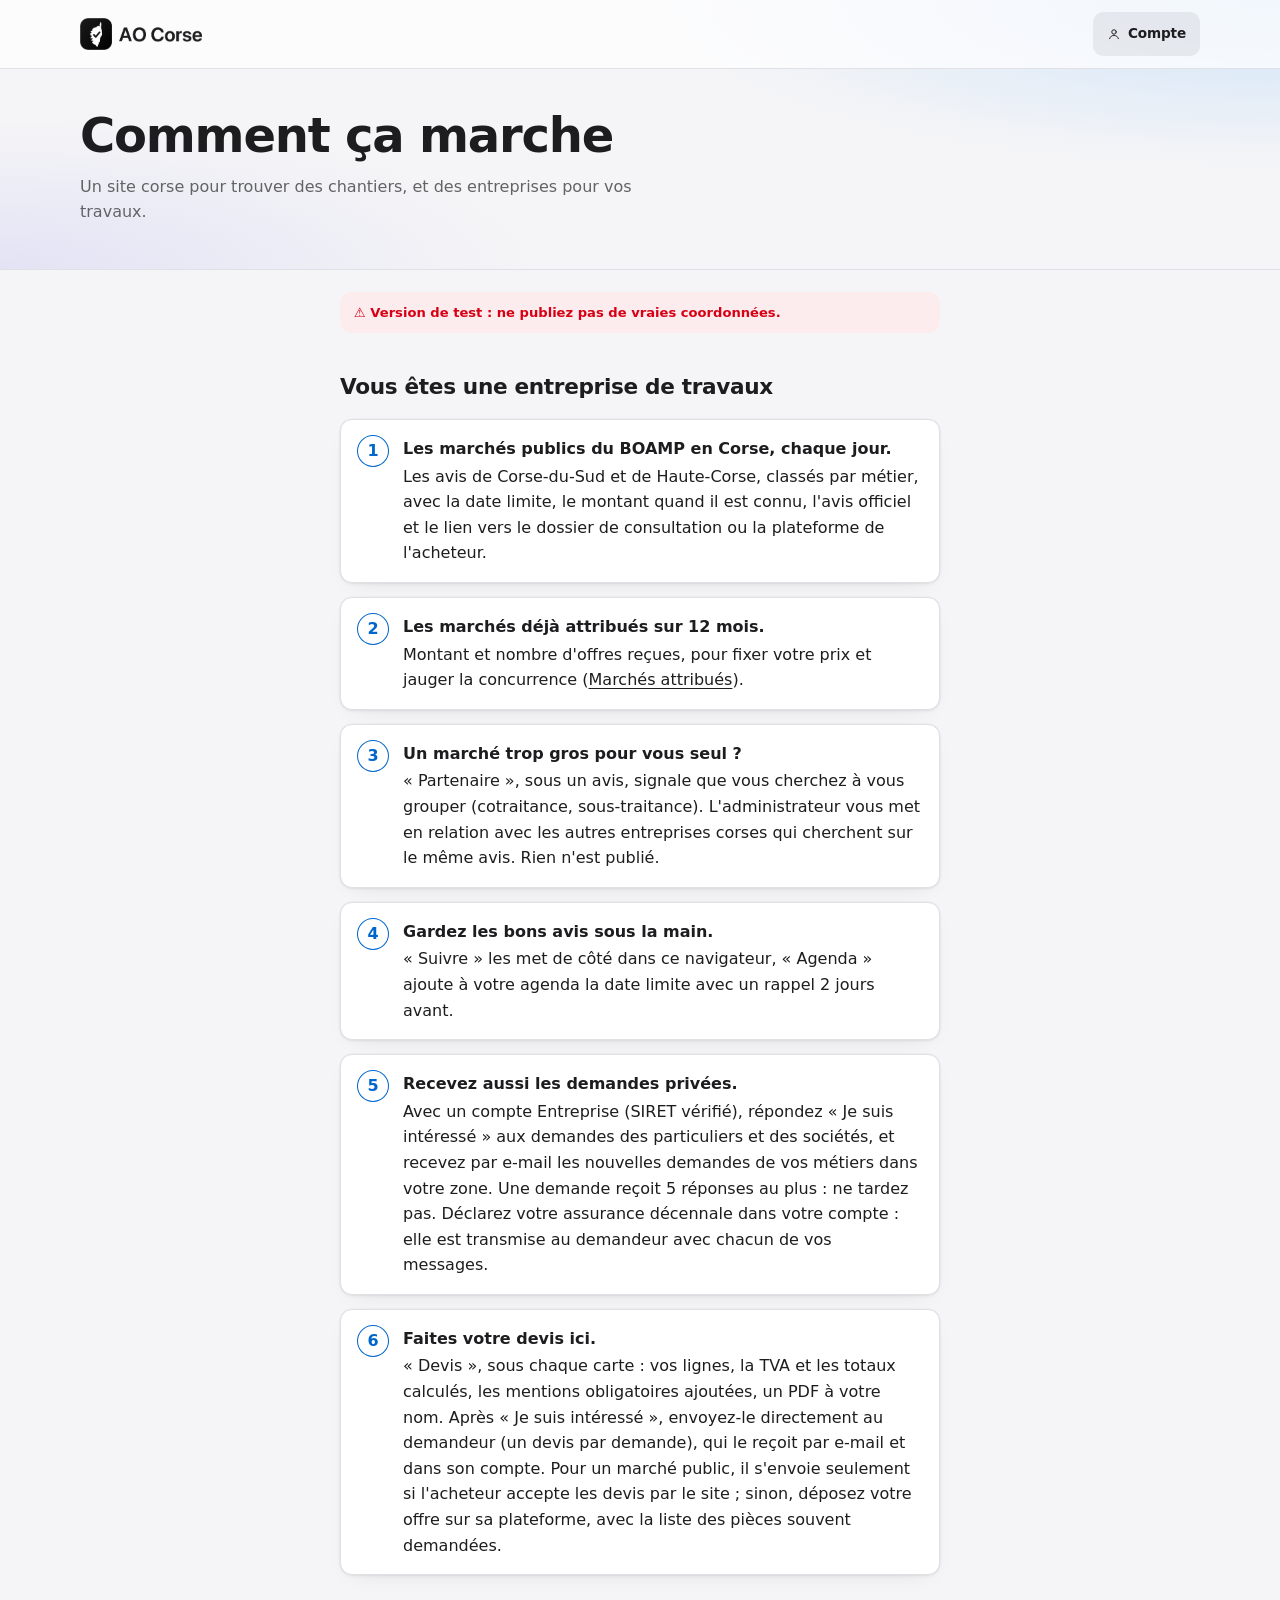
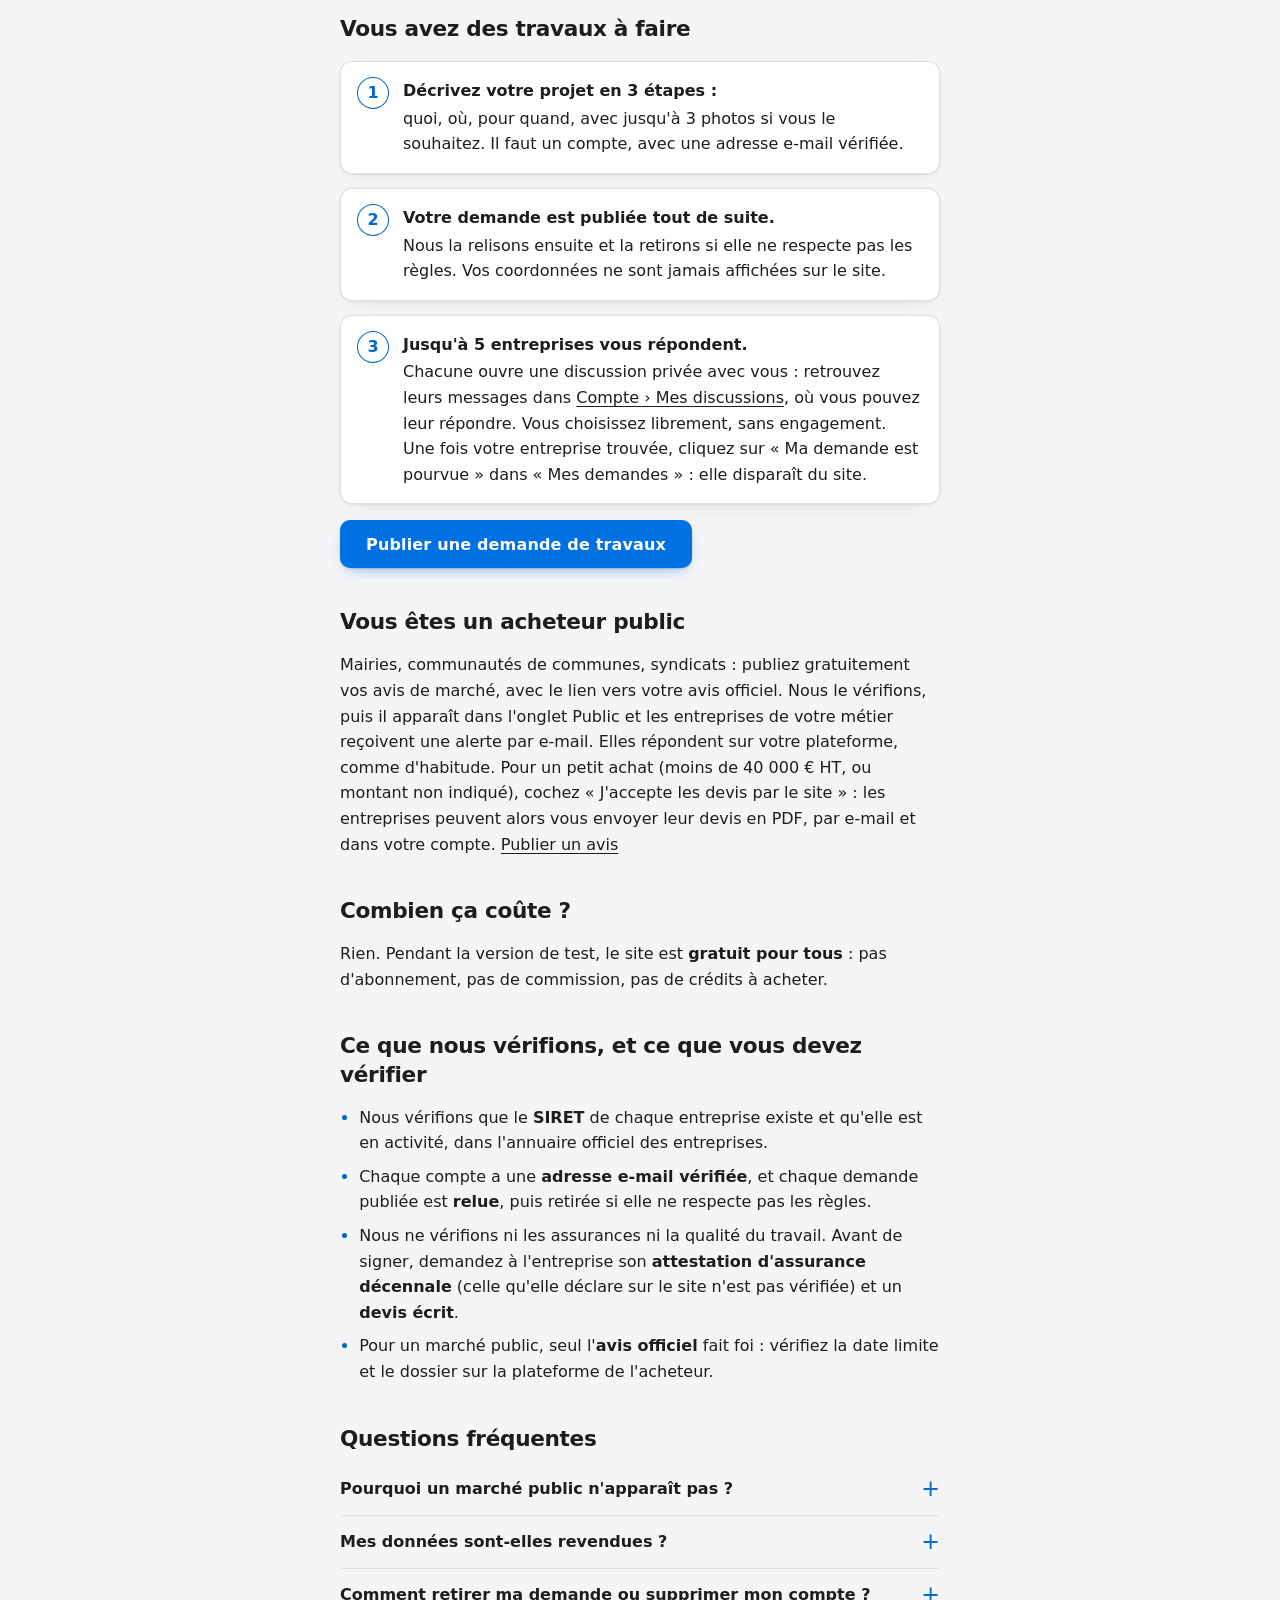
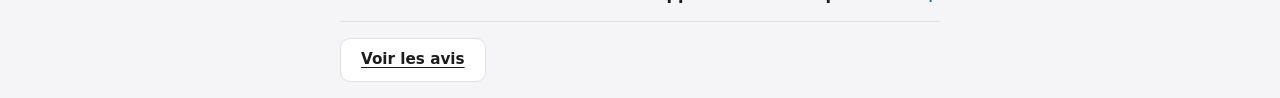
<file: site/comment-ca-marche.html>
<!doctype html>
<html lang="fr">
<head>
  <meta charset="utf-8">
  <meta name="viewport" content="width=device-width, initial-scale=1">
  <title>Comment ça marche · Appels d'offres Corse</title>
  <meta name="description" content="Entreprises de travaux : les marchés publics de Corse par métier, et les demandes de travaux des particuliers. Particuliers : une demande publiée tout de suite, sans vos coordonnées en ligne.">
  <meta name="referrer" content="no-referrer">
  <meta name="color-scheme" content="light dark">
  <meta name="theme-color" content="#f5f5f7" media="(prefers-color-scheme: light)">
  <meta name="theme-color" content="#1c1c1e" media="(prefers-color-scheme: dark)">
  <link rel="manifest" href="manifest.webmanifest">
  <link rel="apple-touch-icon" href="icones/apple-touch-icon.png">
  <link rel="icon" type="image/png" sizes="32x32" href="icones/favicon-32.png">
  <link rel="icon" type="image/png" sizes="16x16" href="icones/favicon-16.png">
  <link rel="stylesheet" href="style.css">
</head>
<body>
  <header class="entete entete-court">
    <div class="cadre">
      <p class="marque"><a class="retour" href="index.html"><picture><source srcset="icones/logo-sombre.png" media="(prefers-color-scheme: dark)"><img class="logo" src="icones/logo-clair.png" alt="AO Corse, appels d'offres en Corse" width="122" height="32"></picture></a><a class="lien-compte" href="compte.html">Compte</a></p>
      <h1>Comment ça marche</h1>
      <p class="chapo">Un site corse pour trouver des chantiers, et des entreprises pour vos travaux.</p>
    </div>
  </header>

  <main class="cadre page-texte">
    <p class="bandeau-test bandeau-test-fort">Version de test&nbsp;: ne publiez pas de vraies coordonnées.</p>

    <h2>Vous êtes une entreprise de travaux</h2>
    <ol class="parcours">
      <li><strong>Les marchés publics du BOAMP en Corse, chaque jour.</strong> Les avis de Corse-du-Sud et de Haute-Corse, classés par métier, avec la date limite, le montant quand il est connu, l'avis officiel et le lien vers le dossier de consultation ou la plateforme de l'acheteur.</li>
      <li><strong>Les marchés déjà attribués sur 12&nbsp;mois.</strong> Montant et nombre d'offres reçues, pour fixer votre prix et jauger la concurrence (<a href="resultats.html">Marchés attribués</a>).</li>
      <li><strong>Un marché trop gros pour vous seul&nbsp;?</strong> «&nbsp;Partenaire&nbsp;», sous un avis, signale que vous cherchez à vous grouper (cotraitance, sous-traitance). L'administrateur vous met en relation avec les autres entreprises corses qui cherchent sur le même avis. Rien n'est publié.</li>
      <li><strong>Gardez les bons avis sous la main.</strong> «&nbsp;Suivre&nbsp;» les met de côté dans ce navigateur, «&nbsp;Agenda&nbsp;» ajoute à votre agenda la date limite avec un rappel 2 jours avant.</li>
      <li><strong>Recevez aussi les demandes privées.</strong> Avec un compte Entreprise (SIRET vérifié), répondez «&nbsp;Je suis intéressé&nbsp;» aux demandes des particuliers et des sociétés, et recevez par e-mail les nouvelles demandes de vos métiers dans votre zone. Une demande reçoit 5 réponses au plus&nbsp;: ne tardez pas. Déclarez votre assurance décennale dans votre compte&nbsp;: elle est transmise au demandeur avec chacun de vos messages.</li>
      <li><strong>Faites votre devis ici.</strong> «&nbsp;Devis&nbsp;», sous chaque carte&nbsp;: vos lignes, la TVA et les totaux calculés, les mentions obligatoires ajoutées, un PDF à votre nom. Après «&nbsp;Je suis intéressé&nbsp;», envoyez-le directement au demandeur (un devis par demande), qui le reçoit par e-mail et dans son compte. Pour un marché public, il s'envoie seulement si l'acheteur accepte les devis par le site&nbsp;; sinon, déposez votre offre sur sa plateforme, avec la liste des pièces souvent demandées.</li>
    </ol>

    <h2>Vous avez des travaux à faire</h2>
    <ol class="parcours">
      <li><strong>Décrivez votre projet en 3 étapes&nbsp;:</strong> quoi, où, pour quand, avec jusqu'à 3 photos si vous le souhaitez. Il faut un compte, avec une adresse e-mail vérifiée.</li>
      <li><strong>Votre demande est publiée tout de suite.</strong> Nous la relisons ensuite et la retirons si elle ne respecte pas les règles. Vos coordonnées ne sont jamais affichées sur le site.</li>
      <li><strong>Jusqu'à 5 entreprises vous répondent.</strong> Chacune ouvre une discussion privée avec vous&nbsp;: retrouvez leurs messages dans <a href="compte.html#discussions">Compte › Mes discussions</a>, où vous pouvez leur répondre. Vous choisissez librement, sans engagement. Une fois votre entreprise trouvée, cliquez sur «&nbsp;Ma demande est pourvue&nbsp;» dans «&nbsp;Mes demandes&nbsp;»&nbsp;: elle disparaît du site.</li>
    </ol>
    <p><a class="bouton-publier" href="publier.html">Publier une demande de travaux</a></p>

    <h2>Vous êtes un acheteur public</h2>
    <p>Mairies, communautés de communes, syndicats&nbsp;: publiez gratuitement vos avis de marché, avec le lien vers votre avis officiel. Nous le vérifions, puis il apparaît dans l'onglet Public et les entreprises de votre métier reçoivent une alerte par e-mail. Elles répondent sur votre plateforme, comme d'habitude. Pour un petit achat (moins de 40&nbsp;000&nbsp;€&nbsp;HT, ou montant non indiqué), cochez «&nbsp;J'accepte les devis par le site&nbsp;»&nbsp;: les entreprises peuvent alors vous envoyer leur devis en PDF, par e-mail et dans votre compte. <a href="acheteurs.html">Publier un avis</a></p>

    <h2>Combien ça coûte&nbsp;?</h2>
    <p>Rien. Pendant la version de test, le site est <strong>gratuit pour tous</strong>&nbsp;: pas d'abonnement, pas de commission, pas de crédits à acheter.</p>

    <h2>Ce que nous vérifions, et ce que vous devez vérifier</h2>
    <ul>
      <li>Nous vérifions que le <strong>SIRET</strong> de chaque entreprise existe et qu'elle est en activité, dans l'annuaire officiel des entreprises.</li>
      <li>Chaque compte a une <strong>adresse e-mail vérifiée</strong>, et chaque demande publiée est <strong>relue</strong>, puis retirée si elle ne respecte pas les règles.</li>
      <li>Nous ne vérifions ni les assurances ni la qualité du travail. Avant de signer, demandez à l'entreprise son <strong>attestation d'assurance décennale</strong> (celle qu'elle déclare sur le site n'est pas vérifiée) et un <strong>devis écrit</strong>.</li>
      <li>Pour un marché public, seul l'<strong>avis officiel</strong> fait foi&nbsp;: vérifiez la date limite et le dossier sur la plateforme de l'acheteur.</li>
    </ul>

    <h2>Questions fréquentes</h2>
    <details class="faq">
      <summary>Pourquoi un marché public n'apparaît pas&nbsp;?</summary>
      <p>Nous reprenons les avis publiés au BOAMP. Les petits marchés que l'acheteur publie seulement sur son propre site, ou dans un journal local, n'y sont pas : sous 90&nbsp;000&nbsp;€, il n'est pas obligé de publier au BOAMP. Pour les voir, créez aussi l'alerte gratuite de <a href="https://www.marches-publics.info/" rel="noopener">marches-publics.info</a> et de <a href="https://www.achatspublicscorse.com/publisher_portail/public/inscription/inscriptionOrganisation.jsp" rel="noopener">achatspublicscorse.com</a>, où publient beaucoup d'acheteurs corses. Nous ne recopions pas leurs annonces, car ces plateformes ne l'autorisent pas.</p>
    </details>
    <details class="faq">
      <summary>Mes données sont-elles revendues&nbsp;?</summary>
      <p>Non. Votre profil n'est jamais public, et vos coordonnées ne sont jamais affichées sur le site. L'administrateur les voit ; quand une entreprise répond à une demande, il transmet ses coordonnées au demandeur. Une entreprise peut aussi choisir de publier une fiche, sans téléphone ni e-mail, que nous envoyons aux demandeurs mis en relation avec elle. Tout est expliqué dans <a href="confidentialite.html">Confidentialité et données personnelles</a>.</p>
    </details>
    <details class="faq">
      <summary>Comment retirer ma demande ou supprimer mon compte&nbsp;?</summary>
      <p>Votre compte se supprime depuis la page <a href="compte.html">Compte</a>. Pour ne plus recevoir de réponses, cliquez sur «&nbsp;Ma demande est pourvue&nbsp;» dans «&nbsp;Mes demandes&nbsp;» (page Compte)&nbsp;: elle disparaît du site. Pour la supprimer complètement, avec vos coordonnées et les messages reçus, écrivez à <a href="mailto:maitreagent@gmail.com">maitreagent@gmail.com</a>.</p>
    </details>

    <p><a class="bouton-sortir" href="index.html">Voir les avis</a></p>
  </main>
</body>
</html>
</file>
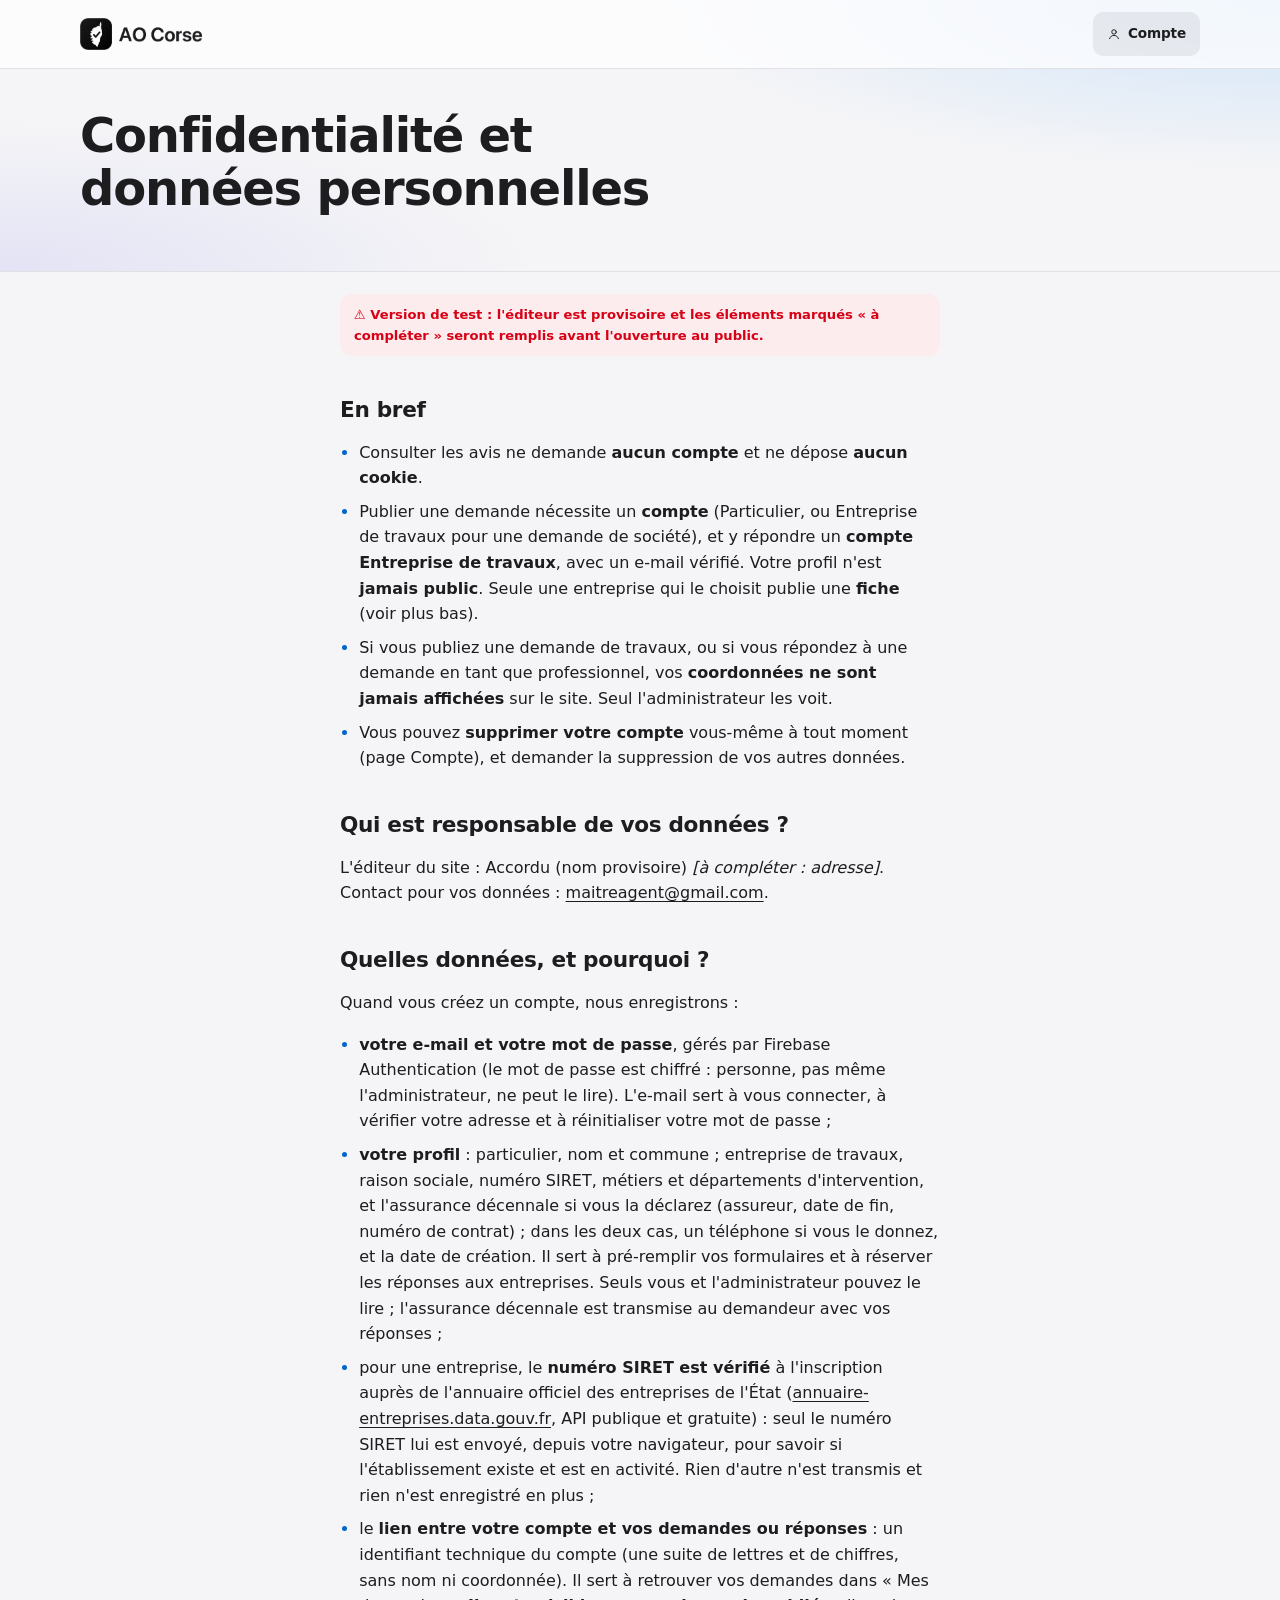
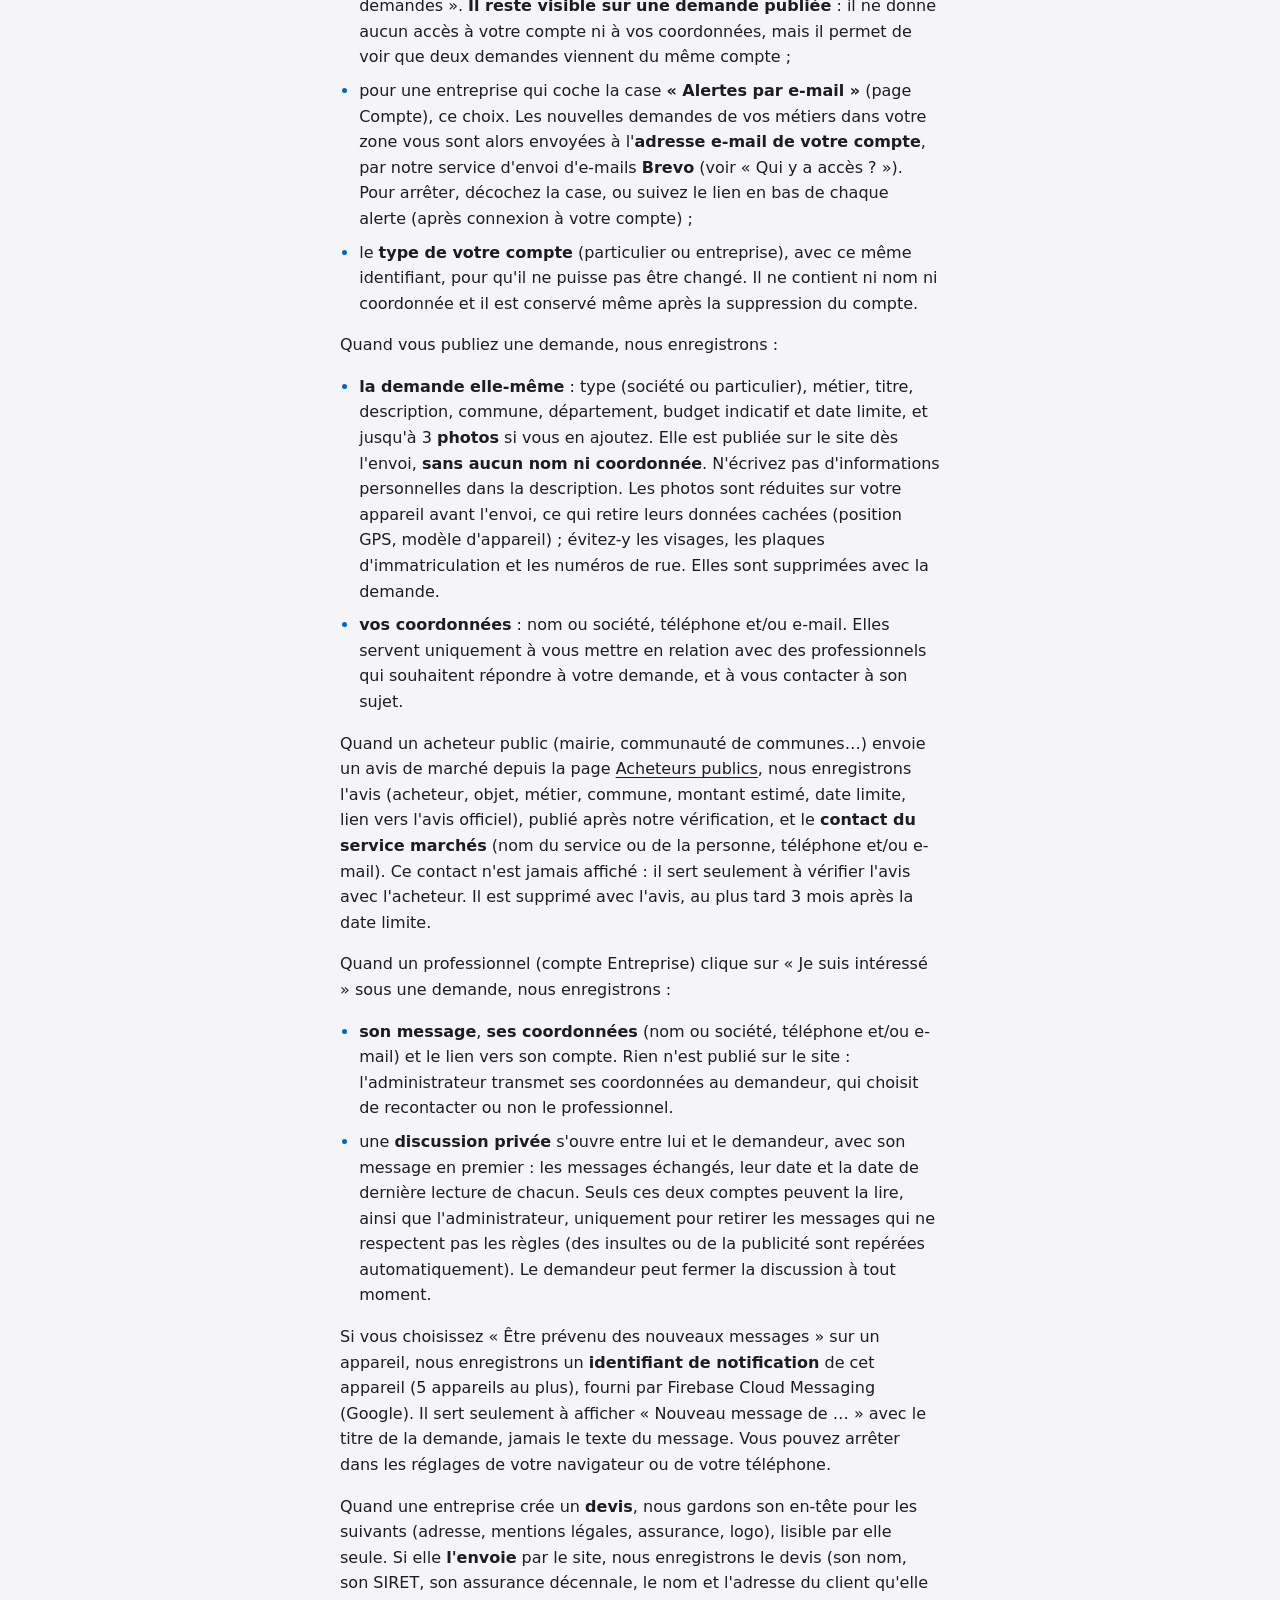
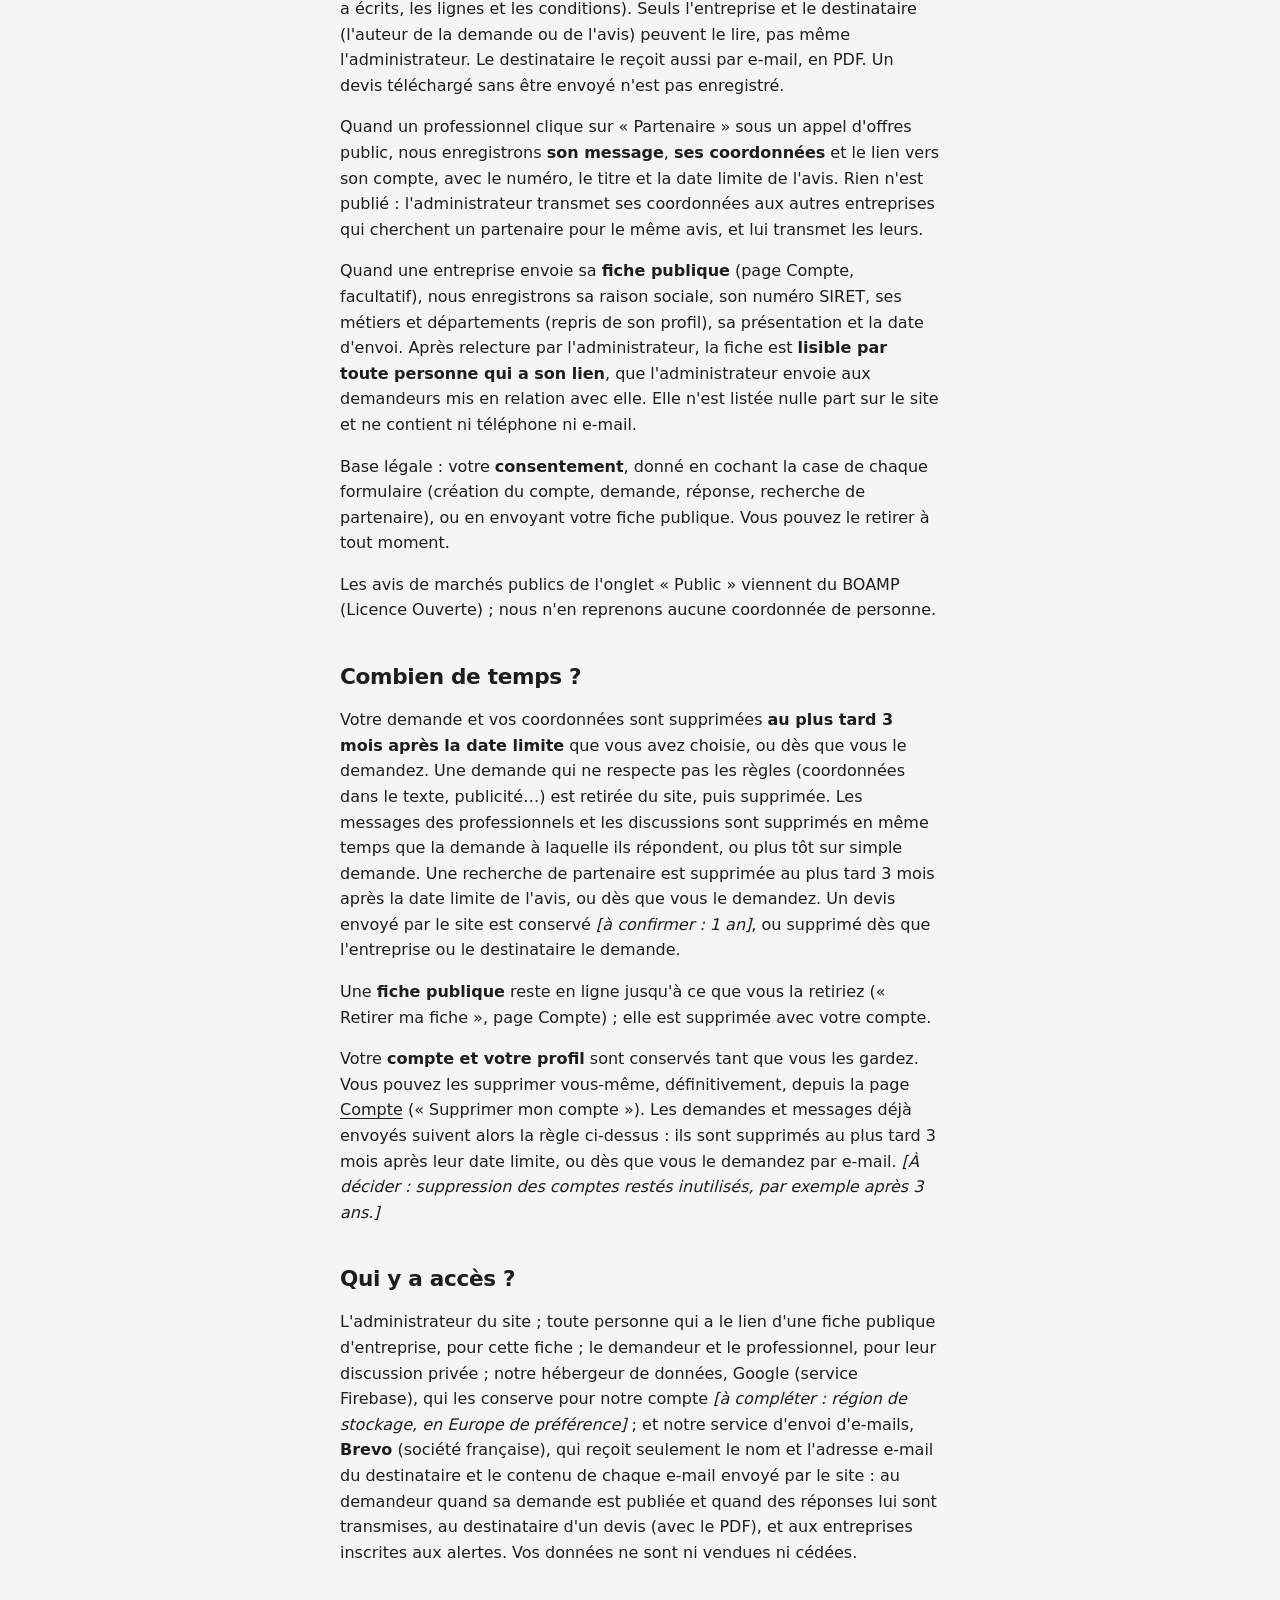
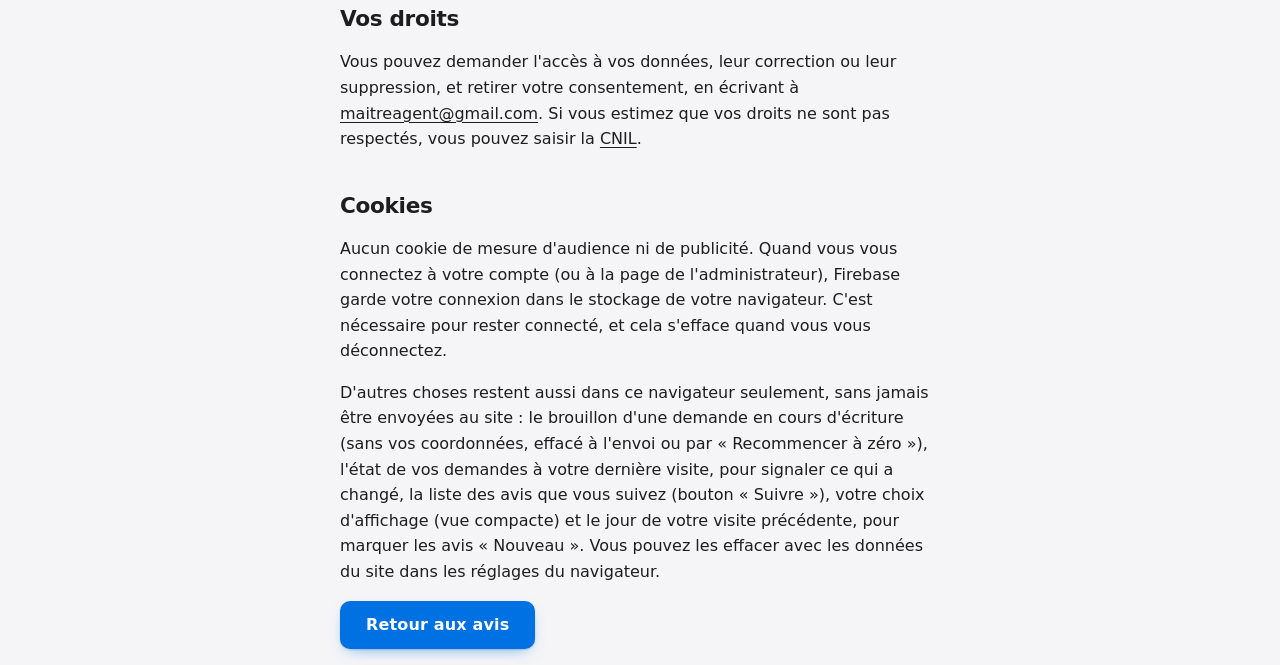
<file: site/confidentialite.html>
<!doctype html>
<html lang="fr">
<head>
  <meta charset="utf-8">
  <meta name="viewport" content="width=device-width, initial-scale=1">
  <title>Confidentialité et données personnelles · Appels d'offres Corse</title>
  <meta name="referrer" content="no-referrer">
  <meta name="color-scheme" content="light dark">
  <meta name="theme-color" content="#f5f5f7" media="(prefers-color-scheme: light)">
  <meta name="theme-color" content="#1c1c1e" media="(prefers-color-scheme: dark)">
  <link rel="manifest" href="manifest.webmanifest">
  <link rel="apple-touch-icon" href="icones/apple-touch-icon.png">
  <link rel="icon" type="image/png" sizes="32x32" href="icones/favicon-32.png">
  <link rel="icon" type="image/png" sizes="16x16" href="icones/favicon-16.png">
  <link rel="stylesheet" href="style.css">
</head>
<body>
  <header class="entete entete-court">
    <div class="cadre">
      <p class="marque"><a class="retour" href="index.html"><picture><source srcset="icones/logo-sombre.png" media="(prefers-color-scheme: dark)"><img class="logo" src="icones/logo-clair.png" alt="AO Corse, appels d'offres en Corse" width="122" height="32"></picture></a><a class="lien-compte" href="compte.html">Compte</a></p>
      <h1>Confidentialité et données personnelles</h1>
    </div>
  </header>

  <main class="cadre page-texte">
    <p class="bandeau-test bandeau-test-fort">Version de test : l'éditeur est provisoire et les éléments marqués « à compléter » seront remplis avant l'ouverture au public.</p>

    <h2>En bref</h2>
    <ul>
      <li>Consulter les avis ne demande <strong>aucun compte</strong> et ne dépose <strong>aucun cookie</strong>.</li>
      <li>Publier une demande nécessite un <strong>compte</strong> (Particulier, ou Entreprise de travaux pour une demande de société), et y répondre un <strong>compte Entreprise de travaux</strong>, avec un e-mail vérifié. Votre profil n'est <strong>jamais public</strong>. Seule une entreprise qui le choisit publie une <strong>fiche</strong> (voir plus bas).</li>
      <li>Si vous publiez une demande de travaux, ou si vous répondez à une demande en tant que professionnel, vos <strong>coordonnées ne sont jamais affichées</strong> sur le site. Seul l'administrateur les voit.</li>
      <li>Vous pouvez <strong>supprimer votre compte</strong> vous-même à tout moment (page Compte), et demander la suppression de vos autres données.</li>
    </ul>

    <h2>Qui est responsable de vos données ?</h2>
    <p>L'éditeur du site : Accordu (nom provisoire) <em>[à compléter : adresse]</em>. Contact pour vos données : <a href="mailto:maitreagent@gmail.com">maitreagent@gmail.com</a>.</p>

    <h2>Quelles données, et pourquoi ?</h2>
    <p>Quand vous créez un compte, nous enregistrons :</p>
    <ul>
      <li><strong>votre e-mail et votre mot de passe</strong>, gérés par Firebase Authentication (le mot de passe est chiffré : personne, pas même l'administrateur, ne peut le lire). L'e-mail sert à vous connecter, à vérifier votre adresse et à réinitialiser votre mot de passe ;</li>
      <li><strong>votre profil</strong> : particulier, nom et commune ; entreprise de travaux, raison sociale, numéro SIRET, métiers et départements d'intervention, et l'assurance décennale si vous la déclarez (assureur, date de fin, numéro de contrat) ; dans les deux cas, un téléphone si vous le donnez, et la date de création. Il sert à pré-remplir vos formulaires et à réserver les réponses aux entreprises. Seuls vous et l'administrateur pouvez le lire ; l'assurance décennale est transmise au demandeur avec vos réponses ;</li>
      <li>pour une entreprise, le <strong>numéro SIRET est vérifié</strong> à l'inscription auprès de l'annuaire officiel des entreprises de l'État (<a href="https://annuaire-entreprises.data.gouv.fr" rel="noopener">annuaire-entreprises.data.gouv.fr</a>, API publique et gratuite) : seul le numéro SIRET lui est envoyé, depuis votre navigateur, pour savoir si l'établissement existe et est en activité. Rien d'autre n'est transmis et rien n'est enregistré en plus ;</li>
      <li>le <strong>lien entre votre compte et vos demandes ou réponses</strong> : un identifiant technique du compte (une suite de lettres et de chiffres, sans nom ni coordonnée). Il sert à retrouver vos demandes dans « Mes demandes ». <strong>Il reste visible sur une demande publiée</strong> : il ne donne aucun accès à votre compte ni à vos coordonnées, mais il permet de voir que deux demandes viennent du même compte ;</li>
      <li>pour une entreprise qui coche la case <strong>« Alertes par e-mail »</strong> (page Compte), ce choix. Les nouvelles demandes de vos métiers dans votre zone vous sont alors envoyées à l'<strong>adresse e-mail de votre compte</strong>, par notre service d'envoi d'e-mails <strong>Brevo</strong> (voir « Qui y a accès ? »). Pour arrêter, décochez la case, ou suivez le lien en bas de chaque alerte (après connexion à votre compte) ;</li>
      <li>le <strong>type de votre compte</strong> (particulier ou entreprise), avec ce même identifiant, pour qu'il ne puisse pas être changé. Il ne contient ni nom ni coordonnée et il est conservé même après la suppression du compte.</li>
    </ul>
    <p>Quand vous publiez une demande, nous enregistrons :</p>
    <ul>
      <li><strong>la demande elle-même</strong> : type (société ou particulier), métier, titre, description, commune, département, budget indicatif et date limite, et jusqu'à 3 <strong>photos</strong> si vous en ajoutez. Elle est publiée sur le site dès l'envoi, <strong>sans aucun nom ni coordonnée</strong>. N'écrivez pas d'informations personnelles dans la description. Les photos sont réduites sur votre appareil avant l'envoi, ce qui retire leurs données cachées (position GPS, modèle d'appareil) ; évitez-y les visages, les plaques d'immatriculation et les numéros de rue. Elles sont supprimées avec la demande.</li>
      <li><strong>vos coordonnées</strong> : nom ou société, téléphone et/ou e-mail. Elles servent uniquement à vous mettre en relation avec des professionnels qui souhaitent répondre à votre demande, et à vous contacter à son sujet.</li>
    </ul>
    <p>Quand un acheteur public (mairie, communauté de communes…) envoie un avis de marché depuis la page <a href="acheteurs.html">Acheteurs publics</a>, nous enregistrons l'avis (acheteur, objet, métier, commune, montant estimé, date limite, lien vers l'avis officiel), publié après notre vérification, et le <strong>contact du service marchés</strong> (nom du service ou de la personne, téléphone et/ou e-mail). Ce contact n'est jamais affiché : il sert seulement à vérifier l'avis avec l'acheteur. Il est supprimé avec l'avis, au plus tard 3 mois après la date limite.</p>

    <p>Quand un professionnel (compte Entreprise) clique sur « Je suis intéressé » sous une demande, nous enregistrons :</p>
    <ul>
      <li><strong>son message</strong>, <strong>ses coordonnées</strong> (nom ou société, téléphone et/ou e-mail) et le lien vers son compte. Rien n'est publié sur le site : l'administrateur transmet ses coordonnées au demandeur, qui choisit de recontacter ou non le professionnel.</li>
      <li>une <strong>discussion privée</strong> s'ouvre entre lui et le demandeur, avec son message en premier : les messages échangés, leur date et la date de dernière lecture de chacun. Seuls ces deux comptes peuvent la lire, ainsi que l'administrateur, uniquement pour retirer les messages qui ne respectent pas les règles (des insultes ou de la publicité sont repérées automatiquement). Le demandeur peut fermer la discussion à tout moment.</li>
    </ul>
    <p>Si vous choisissez « Être prévenu des nouveaux messages » sur un appareil, nous enregistrons un <strong>identifiant de notification</strong> de cet appareil (5 appareils au plus), fourni par Firebase Cloud Messaging (Google). Il sert seulement à afficher « Nouveau message de … » avec le titre de la demande, jamais le texte du message. Vous pouvez arrêter dans les réglages de votre navigateur ou de votre téléphone.
    <p>Quand une entreprise crée un <strong>devis</strong>, nous gardons son en-tête pour les suivants (adresse, mentions légales, assurance, logo), lisible par elle seule. Si elle <strong>l'envoie</strong> par le site, nous enregistrons le devis (son nom, son SIRET, son assurance décennale, le nom et l'adresse du client qu'elle a écrits, les lignes et les conditions). Seuls l'entreprise et le destinataire (l'auteur de la demande ou de l'avis) peuvent le lire, pas même l'administrateur. Le destinataire le reçoit aussi par e-mail, en PDF. Un devis téléchargé sans être envoyé n'est pas enregistré.</p>
    <p>Quand un professionnel clique sur « Partenaire » sous un appel d'offres public, nous enregistrons <strong>son message</strong>, <strong>ses coordonnées</strong> et le lien vers son compte, avec le numéro, le titre et la date limite de l'avis. Rien n'est publié : l'administrateur transmet ses coordonnées aux autres entreprises qui cherchent un partenaire pour le même avis, et lui transmet les leurs.</p>
    <p>Quand une entreprise envoie sa <strong>fiche publique</strong> (page Compte, facultatif), nous enregistrons sa raison sociale, son numéro SIRET, ses métiers et départements (repris de son profil), sa présentation et la date d'envoi. Après relecture par l'administrateur, la fiche est <strong>lisible par toute personne qui a son lien</strong>, que l'administrateur envoie aux demandeurs mis en relation avec elle. Elle n'est listée nulle part sur le site et ne contient ni téléphone ni e-mail.</p>
    <p>Base légale : votre <strong>consentement</strong>, donné en cochant la case de chaque formulaire (création du compte, demande, réponse, recherche de partenaire), ou en envoyant votre fiche publique. Vous pouvez le retirer à tout moment.</p>
    <p>Les avis de marchés publics de l'onglet « Public » viennent du BOAMP (Licence Ouverte) ; nous n'en reprenons aucune coordonnée de personne.</p>

    <h2>Combien de temps ?</h2>
    <p>Votre demande et vos coordonnées sont supprimées <strong>au plus tard 3 mois après la date limite</strong> que vous avez choisie, ou dès que vous le demandez. Une demande qui ne respecte pas les règles (coordonnées dans le texte, publicité…) est retirée du site, puis supprimée. Les messages des professionnels et les discussions sont supprimés en même temps que la demande à laquelle ils répondent, ou plus tôt sur simple demande. Une recherche de partenaire est supprimée au plus tard 3 mois après la date limite de l'avis, ou dès que vous le demandez. Un devis envoyé par le site est conservé <em>[à confirmer : 1 an]</em>, ou supprimé dès que l'entreprise ou le destinataire le demande.</p>
    <p>Une <strong>fiche publique</strong> reste en ligne jusqu'à ce que vous la retiriez (« Retirer ma fiche », page Compte) ; elle est supprimée avec votre compte.</p>
    <p>Votre <strong>compte et votre profil</strong> sont conservés tant que vous les gardez. Vous pouvez les supprimer vous-même, définitivement, depuis la page <a href="compte.html">Compte</a> (« Supprimer mon compte »). Les demandes et messages déjà envoyés suivent alors la règle ci-dessus : ils sont supprimés au plus tard 3 mois après leur date limite, ou dès que vous le demandez par e-mail. <em>[À décider : suppression des comptes restés inutilisés, par exemple après 3 ans.]</em></p>

    <h2>Qui y a accès ?</h2>
    <p>L'administrateur du site ; toute personne qui a le lien d'une fiche publique d'entreprise, pour cette fiche ; le demandeur et le professionnel, pour leur discussion privée ; notre hébergeur de données, Google (service Firebase), qui les conserve pour notre compte <em>[à compléter : région de stockage, en Europe de préférence]</em> ; et notre service d'envoi d'e-mails, <strong>Brevo</strong> (société française), qui reçoit seulement le nom et l'adresse e-mail du destinataire et le contenu de chaque e-mail envoyé par le site : au demandeur quand sa demande est publiée et quand des réponses lui sont transmises, au destinataire d'un devis (avec le PDF), et aux entreprises inscrites aux alertes. Vos données ne sont ni vendues ni cédées.</p>

    <h2>Vos droits</h2>
    <p>Vous pouvez demander l'accès à vos données, leur correction ou leur suppression, et retirer votre consentement, en écrivant à <a href="mailto:maitreagent@gmail.com">maitreagent@gmail.com</a>. Si vous estimez que vos droits ne sont pas respectés, vous pouvez saisir la <a href="https://www.cnil.fr/fr/plaintes" rel="noopener">CNIL</a>.</p>

    <h2>Cookies</h2>
    <p>Aucun cookie de mesure d'audience ni de publicité. Quand vous vous connectez à votre compte (ou à la page de l'administrateur), Firebase garde votre connexion dans le stockage de votre navigateur. C'est nécessaire pour rester connecté, et cela s'efface quand vous vous déconnectez.</p>
    <p>D'autres choses restent aussi dans ce navigateur seulement, sans jamais être envoyées au site : le brouillon d'une demande en cours d'écriture (sans vos coordonnées, effacé à l'envoi ou par « Recommencer à zéro »), l'état de vos demandes à votre dernière visite, pour signaler ce qui a changé, la liste des avis que vous suivez (bouton « Suivre »), votre choix d'affichage (vue compacte) et le jour de votre visite précédente, pour marquer les avis « Nouveau ». Vous pouvez les effacer avec les données du site dans les réglages du navigateur.</p>

    <p><a class="bouton-publier" href="index.html">Retour aux avis</a></p>
  </main>
</body>
</html>
</file>
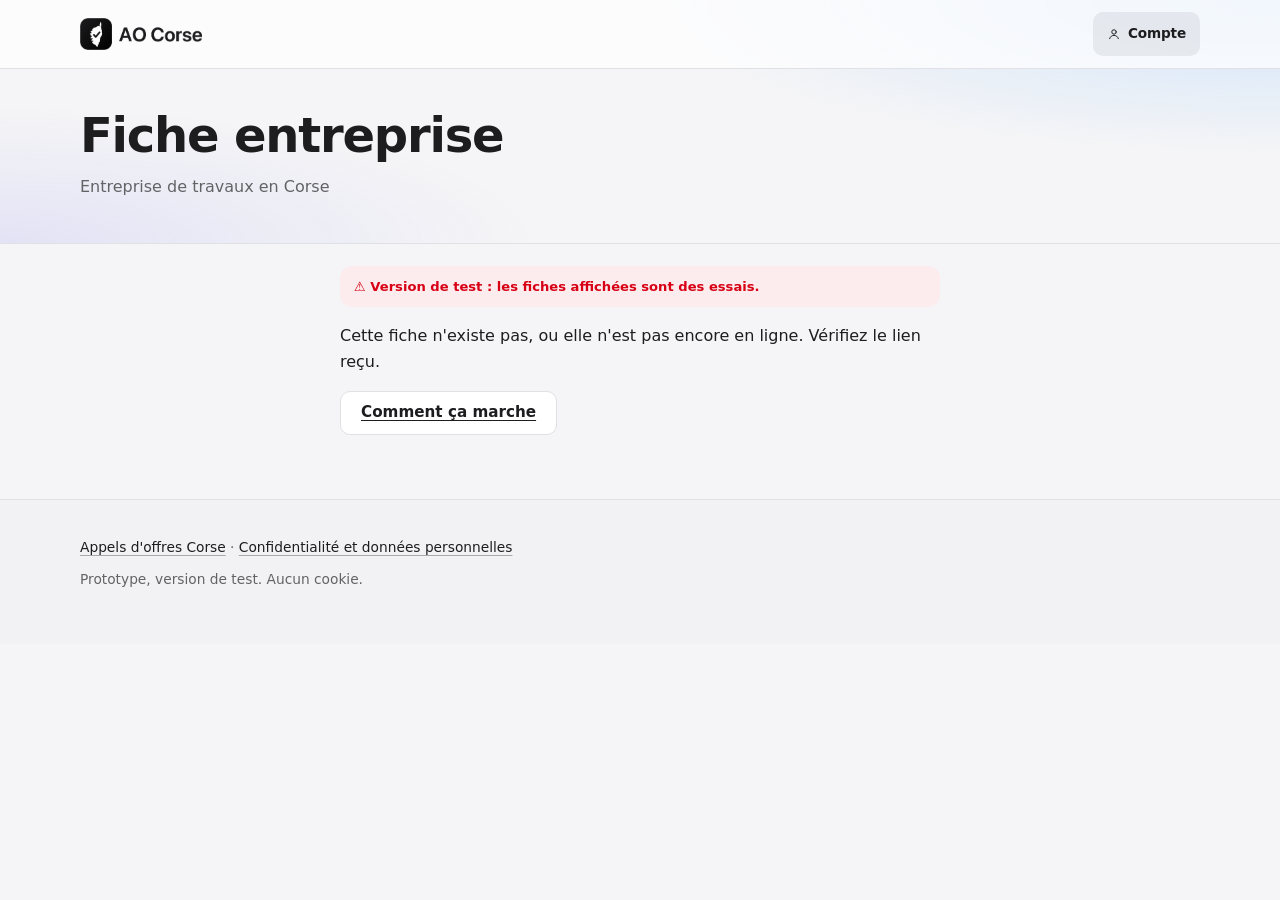
<file: site/entreprise.html>
<!doctype html>
<html lang="fr">
<head>
  <meta charset="utf-8">
  <meta name="viewport" content="width=device-width, initial-scale=1">
  <title>Fiche entreprise · Appels d'offres Corse</title>
  <meta name="robots" content="noindex">
  <meta name="referrer" content="no-referrer">
  <meta name="color-scheme" content="light dark">
  <meta name="theme-color" content="#f5f5f7" media="(prefers-color-scheme: light)">
  <meta name="theme-color" content="#1c1c1e" media="(prefers-color-scheme: dark)">
  <link rel="manifest" href="manifest.webmanifest">
  <link rel="apple-touch-icon" href="icones/apple-touch-icon.png">
  <link rel="icon" type="image/png" sizes="32x32" href="icones/favicon-32.png">
  <link rel="icon" type="image/png" sizes="16x16" href="icones/favicon-16.png">
  <link rel="stylesheet" href="style.css">
  <script src="firebase-config.js"></script>
</head>
<body>
  <header class="entete entete-court">
    <div class="cadre">
      <p class="marque"><a class="retour" href="index.html"><picture><source srcset="icones/logo-sombre.png" media="(prefers-color-scheme: dark)"><img class="logo" src="icones/logo-clair.png" alt="AO Corse, appels d'offres en Corse" width="122" height="32"></picture></a><a class="lien-compte" href="compte.html">Compte</a></p>
      <h1 id="e-nom">Fiche entreprise</h1>
      <p class="chapo" id="e-chapo">Entreprise de travaux en Corse</p>
    </div>
  </header>

  <main class="cadre page-texte">
    <p class="bandeau-test bandeau-test-fort">Version de test&nbsp;: les fiches affichées sont des essais.</p>
    <p id="e-etat" role="status">Chargement de la fiche…</p>

    <div id="e-fiche" hidden>
      <p class="haut" id="e-etiquettes"></p>
      <h2>Présentation</h2>
      <p class="fiche-texte" id="e-texte"></p>

      <h2>Ce que nous avons vérifié</h2>
      <ul>
        <li>Le <strong>SIRET</strong> <span id="e-siret"></span> figure dans l'annuaire officiel des entreprises&nbsp;: nous l'avons vérifié avant de mettre cette fiche en ligne. <a id="e-annuaire" rel="noopener">Voir sa fiche dans l'annuaire</a>.</li>
        <li>Son <strong>adresse e-mail</strong> est vérifiée.</li>
        <li>Cette présentation est <strong>écrite par l'entreprise</strong> et relue par nous avant sa mise en ligne (dernière mise à jour le <span id="e-maj"></span>).</li>
      </ul>
      <h2>Ce que vous devez vérifier</h2>
      <ul>
        <li>Nous ne vérifions ni les assurances ni la qualité du travail. Avant de signer, demandez son <strong>attestation d'assurance décennale</strong> et un <strong>devis écrit</strong>.</li>
        <li>Ses coordonnées ne sont pas affichées ici&nbsp;: nous vous les transmettons quand elle répond à votre demande de travaux.</li>
      </ul>
    </div>

    <p><a class="bouton-sortir" href="comment-ca-marche.html">Comment ça marche</a></p>
  </main>

  <footer class="pied">
    <div class="cadre">
      <p><a href="index.html">Appels d'offres Corse</a> · <a href="confidentialite.html">Confidentialité et données personnelles</a></p>
      <p>Prototype, version de test. Aucun cookie.</p>
    </div>
  </footer>

  <script src="entreprise.js"></script>
</body>
</html>
</file>
<file: site/style.css>
/* Appels d'offres Corse : style macOS (Sonoma / Sequoia) : police système, verre dépoli, accent bleu, gris neutres ; téléphone d'abord, clair et sombre automatiques */
:root {
  --texte: #1d1d1f;
  --doux: #636366;        /* 4,8:1 sur la piste grise, 5,5:1 sur le fond */
  --fond: #f5f5f7;
  --carte: #fff;
  --filet: #e0e0e5;
  --tuile: #f2f2f5;
  --verre: rgba(255, 255, 255, .72);   /* barre d'outils et barre latérale, avec flou */
  --piste: rgba(118, 118, 128, .12);   /* fond des contrôles segmentés */
  --accent: #0066cc;      /* bleu système assombri pour le texte et les liens (5:1 sur le fond gris) */
  --bouton: #0071e3;      /* bleu des boutons pleins (texte blanc 4,7:1) */
  --bouton-texte: #fff;
  --urgent: #d70015;      /* rouge, orange, vert : couleurs système à contraste renforcé */
  --urgent-fond: #fdecee;
  --exemple: #c93400;
  --exemple-fond: #fff3e6;
  --exemple-filet: #ffd2a6;
  --ok: #248a3d;
  --ok-fond: #eaf7ee;
  --ok-filet: #b5e3c2;
  --ombre: 0 0 0 .5px rgba(0, 0, 0, .04), 0 1px 3px rgba(0, 0, 0, .06), 0 8px 24px -14px rgba(0, 0, 0, .14);
  --ombre-haute: 0 0 0 .5px rgba(0, 0, 0, .05), 0 2px 6px rgba(0, 0, 0, .07), 0 16px 36px -16px rgba(0, 0, 0, .22);
  --titre: "SF Pro Display", -apple-system, BlinkMacSystemFont, system-ui, "Segoe UI", Roboto, "Helvetica Neue", sans-serif;
  --sans: -apple-system, BlinkMacSystemFont, "SF Pro Text", system-ui, "Segoe UI", Roboto, "Helvetica Neue", sans-serif;
  --doux-mvt: cubic-bezier(.2, .7, .2, 1);
  color-scheme: light dark;
}
@media (prefers-color-scheme: dark) {
  :root {
    --texte: #f5f5f7;
    --doux: #a1a1a6;
    --fond: #1c1c1e;
    --carte: #2c2c2e;
    --filet: #3d3d40;
    --tuile: #343437;
    --verre: rgba(40, 40, 42, .72);
    --piste: rgba(118, 118, 128, .24);
    --accent: #4ba3ff;
    --urgent: #ff6961;
    --urgent-fond: #3b1f1f;
    --exemple: #ffb340;
    --exemple-fond: #3a2a12;
    --exemple-filet: #6b4a1a;
    --ok: #30d158;
    --ok-fond: #13291a;
    --ok-filet: #24502f;
    --ombre: 0 0 0 .5px rgba(255, 255, 255, .06), 0 1px 3px rgba(0, 0, 0, .3), 0 8px 24px -14px rgba(0, 0, 0, .6);
    --ombre-haute: 0 0 0 .5px rgba(255, 255, 255, .08), 0 2px 6px rgba(0, 0, 0, .35), 0 16px 36px -16px rgba(0, 0, 0, .7);
  }
}

*, *::before, *::after { box-sizing: border-box; }
[hidden] { display: none !important; }
html { -webkit-text-size-adjust: 100%; }
body { margin: 0; font: 16px/1.6 var(--sans); color: var(--texte); background: var(--fond); -webkit-font-smoothing: antialiased; }
a { color: inherit; text-underline-offset: 3px; text-decoration-thickness: 1px; }
::selection { background: color-mix(in srgb, var(--accent) 28%, transparent); }
:focus-visible { outline: 2px solid var(--accent); outline-offset: 3px; }
/* liens dans le texte : 3 px mordaient sur la lettre d'avant (rapport 31) ; les liens-boutons (avec classe) gardent 3 px */
:is(p, li, dd) > a:not([class]):focus-visible { outline-offset: 1px; border-radius: 2px; }
.cadre { max-width: 1200px; margin: 0 auto; padding: 0 20px; }
.evitement { position: absolute; left: -999px; top: 8px; z-index: 9; min-height: 44px; display: inline-flex; align-items: center; padding: 8px 14px; background: var(--carte); border-radius: 8px; }
.evitement:focus { left: 8px; }

/* Icônes au trait (masques SVG, couleur du texte) */
.ico::before, .acheteur::before, .limite::before, .lien-compte:not(.sortir)::before, .vide::before {
  content: ""; display: inline-block; flex: none; width: 1.05em; height: 1.05em; background: currentColor; vertical-align: -.16em;
  -webkit-mask: var(--i) center/contain no-repeat; mask: var(--i) center/contain no-repeat; }
.acheteur::before { --i: url("data:image/svg+xml,%3Csvg xmlns='http://www.w3.org/2000/svg' viewBox='0 0 24 24' fill='none' stroke='%23000' stroke-width='1.6' stroke-linecap='round' stroke-linejoin='round'%3E%3Cpath d='M3 21h18M5 21V10l7-5 7 5v11M9 21v-6h6v6'/%3E%3C/svg%3E"); margin-right: 6px; }
.limite::before { --i: url("data:image/svg+xml,%3Csvg xmlns='http://www.w3.org/2000/svg' viewBox='0 0 24 24' fill='none' stroke='%23000' stroke-width='1.6' stroke-linecap='round'%3E%3Ccircle cx='12' cy='12' r='8.5'/%3E%3Cpath d='M12 7.5V12l3 2'/%3E%3C/svg%3E"); }
.lien-compte::before { --i: url("data:image/svg+xml,%3Csvg xmlns='http://www.w3.org/2000/svg' viewBox='0 0 24 24' fill='none' stroke='%23000' stroke-width='1.7' stroke-linecap='round'%3E%3Ccircle cx='12' cy='8.5' r='3.8'/%3E%3Cpath d='M4.5 20c1.2-3.8 4-5.6 7.5-5.6s6.3 1.8 7.5 5.6'/%3E%3C/svg%3E"); margin-right: 7px; }
.vide::before { --i: url("data:image/svg+xml,%3Csvg xmlns='http://www.w3.org/2000/svg' viewBox='0 0 24 24' fill='none' stroke='%23000' stroke-width='1.3' stroke-linecap='round' stroke-linejoin='round'%3E%3Cpath d='M4 13l2.5-7h11L20 13v5H4zM4 13h5l1 2h4l1-2h5'/%3E%3C/svg%3E"); display: block; width: 40px; height: 40px; margin: 0 auto 12px; color: var(--accent); opacity: .8; }

/* En-tête : fond dégradé léger (façon fond d'écran Sonoma), barre d'outils en verre dépoli sur toute la largeur */
.entete { position: relative; overflow-x: clip; color: var(--texte); padding: 0 0 30px; border-bottom: 1px solid var(--filet);
  background: radial-gradient(70% 90% at 100% 0%, color-mix(in srgb, #0a84ff 16%, transparent) 0%, transparent 70%),
    radial-gradient(60% 80% at 0% 100%, color-mix(in srgb, #5e5ce6 12%, transparent) 0%, transparent 70%), var(--fond); }
.marque { display: flex; flex-wrap: wrap; align-items: center; gap: 8px 10px; margin: 0; padding: 8px 0; font: 600 1.02rem/1 var(--titre); letter-spacing: -.01em; white-space: nowrap;
  /* la barre déborde du cadre jusqu'aux bords de l'écran, son contenu reste aligné sur le cadre (.entete coupe le débord de la barre de défilement) */
  margin-inline: calc(50% - 50vw); padding-inline: calc(50vw - 50%); background: var(--verre); border-bottom: 1px solid var(--filet); }
.logo { display: block; width: auto; height: 32px; flex: none; }
.proto { margin-left: auto; font: 600 .72rem/1 var(--sans); padding: 6px 9px; border-radius: 6px; color: var(--doux); background: var(--piste); }
.entete h1 { font: 700 clamp(1.75rem, 7vw, 3rem)/1.1 var(--titre); letter-spacing: -.025em; margin: 30px 0 16px; max-width: 20ch; text-wrap: balance; }
.chiffres { display: flex; flex-wrap: wrap; gap: 6px 22px; margin: 22px 0 0; font-size: .9rem; color: var(--doux); }
.chiffres strong { color: var(--texte); font: 700 1.15em/1 var(--titre); font-variant-numeric: tabular-nums; }
.chiffres span + span::before { display: none; }
@media (min-width: 900px) { .chiffres span + span::before { content: ""; display: inline-block; width: 4px; height: 4px; border-radius: 50%; background: var(--doux); opacity: .6; margin: 0 14px 3px -12px; vertical-align: middle; } }

/* Outils */
.panneau { padding: 22px 0 6px; }
.titre-outil { display: block; margin: 18px 0 8px; font-size: .75rem; font-weight: 600; letter-spacing: .01em; color: var(--doux); }
.panneau > .titre-outil:first-child { margin-top: 0; }
#q, #tri, #taille, #metier-res { width: 100%; font: inherit; color: inherit; background: var(--carte); border: 1px solid var(--filet); border-radius: 10px; padding: 12px 14px; transition: border-color .2s, box-shadow .2s; }
#q { padding-left: 42px; background: var(--carte) url("data:image/svg+xml,%3Csvg xmlns='http://www.w3.org/2000/svg' viewBox='0 0 24 24' fill='none' stroke='%238e8e93' stroke-width='1.8' stroke-linecap='round'%3E%3Ccircle cx='11' cy='11' r='7'/%3E%3Cpath d='M20 20l-3.5-3.5'/%3E%3C/svg%3E") 14px 50%/18px no-repeat; }
#q:focus, #tri:focus, #taille:focus, #metier-res:focus { border-color: var(--accent); box-shadow: 0 0 0 4px color-mix(in srgb, var(--accent) 25%, transparent); outline: none; }
#tri, #taille, #metier-res { appearance: none; padding-right: 36px; background: var(--carte) url("data:image/svg+xml,%3Csvg xmlns='http://www.w3.org/2000/svg' viewBox='0 0 24 24' fill='none' stroke='%238e8e93' stroke-width='1.8' stroke-linecap='round'%3E%3Cpath d='M6 9l6 6 6-6'/%3E%3C/svg%3E") right 12px center/16px no-repeat; }

/* Métiers : une ligne qui défile sur téléphone, une liste sur ordinateur */
.metiers { display: flex; gap: 8px; overflow-x: auto; scroll-padding: 0 20px; margin: 0 -20px; padding: 4px 20px 10px; scrollbar-width: none; }
.metiers::-webkit-scrollbar { display: none; }
.filtre { flex: none; display: inline-flex; align-items: center; min-height: 44px; gap: 8px; font: 500 .9rem/1.2 var(--sans); color: var(--texte); background: var(--carte); border: 1px solid var(--filet); border-radius: 99px; padding: 9px 14px; cursor: pointer; transition: background .25s var(--doux-mvt), border-color .25s, color .25s, transform .25s var(--doux-mvt); }
.filtre:hover { border-color: color-mix(in srgb, var(--accent) 55%, var(--filet)); }
.filtre:active { transform: scale(.97); }
.filtre[aria-pressed="true"] { background: var(--bouton); border-color: var(--bouton); color: var(--bouton-texte); }
.filtre .nb { color: var(--doux); font-variant-numeric: tabular-nums; font-size: .8em; }
.filtre[aria-pressed="true"] .nb { color: #fff; } /* 4,7:1 sur le bleu */
.pastille { width: 8px; height: 8px; border-radius: 50%; background: var(--c); flex: none; box-shadow: 0 0 0 3px color-mix(in srgb, var(--c) 16%, transparent); }
.ligne-outils { display: grid; grid-template-columns: auto 1fr; gap: 14px; }
#bloc-taille { grid-column: 1 / -1; order: 1; }
/* Téléphone : « Taille et tri » replie la taille et le tri à côté du département (INTERFACE.md n° 5) ; ordinateur : tout est affiché */
.plus-filtres { align-self: end; justify-self: start; --i: url("data:image/svg+xml,%3Csvg xmlns='http://www.w3.org/2000/svg' viewBox='0 0 24 24' fill='none' stroke='%23000' stroke-width='1.7' stroke-linecap='round'%3E%3Cpath d='M4 7h9M17 7h3M4 17h3M11 17h9'/%3E%3Ccircle cx='15' cy='7' r='2'/%3E%3Ccircle cx='9' cy='17' r='2'/%3E%3C/svg%3E"); }
.plus-filtres[aria-expanded="true"] { color: var(--bouton-texte); background: var(--bouton); border-color: var(--bouton); }
@media (max-width: 899px) { .replie > #bloc-taille, .replie > #bloc-tri { display: none; } .pliable > #bloc-tri { grid-column: 1 / -1; order: 2; } }
@media (max-width: 359px) { .plus-filtres { margin-top: 14px; } }
@media (min-width: 900px) { .action.plus-filtres { display: none; } } /* .action (plus bas) remettrait inline-flex */
/* Sous 360 px, « Trier par » prend sa ligne (sinon « Date lim… » coupé) */
@media (max-width: 359px) { .ligne-outils { grid-template-columns: 1fr; gap: 0; } }
.segments { display: grid; grid-auto-flow: column; grid-auto-columns: 1fr; gap: 2px; background: var(--piste); border-radius: 10px; padding: 2px; }
.segments .filtre { border: 0; border-radius: 8px; padding: 9px 13px; background: none; }
.segments .filtre[aria-pressed="true"], .onglets .filtre[aria-pressed="true"], .bascule .filtre[aria-pressed="true"] { background: var(--carte); color: var(--texte); box-shadow: 0 0 0 .5px rgba(0, 0, 0, .06), 0 1px 3px rgba(0, 0, 0, .14); }
.segments .filtre[aria-pressed="true"] .nb, .onglets .filtre[aria-pressed="true"] .nb { color: var(--doux); }
/* le fond blanc seul ne se distingue pas assez de la piste (1,25:1) : second repère par la graisse et la couleur du texte */
.segments .filtre:not([aria-pressed="true"]), .onglets .filtre:not([aria-pressed="true"]), .bascule .filtre:not([aria-pressed="true"]) { color: var(--doux); font-weight: 400; }
.segments .filtre[aria-pressed="true"], .onglets .filtre[aria-pressed="true"], .bascule .filtre[aria-pressed="true"] { font-weight: 600; }
/* largeur du gras réservée par une 2e rangée invisible (data-texte = libellé) : les libellés ne bougent pas quand on change de segment */
.filtre[data-texte] { display: inline-grid; justify-items: start; row-gap: 0; }
.segments .filtre[data-texte] { justify-content: center; } /* cases égales : le bloc à la largeur du gras est centré, le libellé ne bouge toujours pas */
.filtre[data-texte] .nb { grid-area: 1 / 2; font-weight: 500; }
.filtre[data-texte]::after { content: attr(data-texte); content: attr(data-texte) / ""; grid-area: 2 / 1; height: 0; overflow: hidden; visibility: hidden; font-weight: 600; }

/* Onglets Public / Privé / Particuliers (rien à choisir sans JS : seuls les avis publics sont visibles) */
html:not(.js) .onglets { display: none; }
/* contrôle segmenté : la piste grise prend la largeur des trois onglets, alignée sur le cadre (20 px, 40 px sur ordinateur) */
.onglets { display: flex; gap: 2px; width: fit-content; max-width: calc(100% - 40px); margin: 20px max(20px, calc((100% - 1160px) / 2)) 0; padding: 2px; background: var(--piste); border-radius: 10px; overflow-x: auto; scrollbar-width: none; }
.onglets::-webkit-scrollbar { display: none; }
.onglets .filtre { font-weight: 600; padding: 10px 16px; border: 0; border-radius: 8px; background: none; }
/* petits écrans : les trois onglets prennent toute la ligne, sans les compteurs */
@media (max-width: 459px) { .onglets { width: auto; } .onglets .filtre { flex: 1 1 auto; justify-content: center; padding: 10px 8px; font-size: .86rem; } .onglets .nb { display: none; } }
/* .onglets.cadre : plus fort que la marge de .cadre sur ordinateur (déclarée plus bas) */
@media (min-width: 900px) { .onglets.cadre { max-width: calc(100% - 80px); margin-inline: max(40px, calc((100% - 1120px) / 2)); padding: 2px; } }
.bandeau-exemple { margin: 20px 0 0; padding: 14px 16px; border-radius: 10px; background: var(--exemple-fond); border: 1px solid var(--exemple-filet); color: var(--texte); font-size: .9rem; }
.bandeau-exemple strong { color: var(--exemple); }
.autres-sources { margin: 20px 0 0; padding: 14px 16px; border-radius: 10px; background: var(--tuile); border: 1px solid var(--filet); font-size: .9rem; overflow-wrap: anywhere; }
.autres-sources summary { cursor: pointer; padding: 2px 0; }
.autres-sources p { margin: 8px 0 0; }
.exemple { font-size: .68rem; font-weight: 700; line-height: 1; padding: 5px 8px; border-radius: 99px; letter-spacing: .1em; text-transform: uppercase; color: var(--exemple); background: var(--exemple-fond); box-shadow: inset 0 0 0 1px var(--exemple-filet); }
.avis:has(.exemple) { box-shadow: var(--ombre), inset 0 0 0 1px var(--exemple-filet); }
.bandeau-prive { display: grid; gap: 12px; justify-items: start; margin-top: 20px; }
.bandeau-prive .bandeau-exemple { margin: 0; }
.bouton-publier { position: relative; overflow: hidden; display: inline-flex; align-items: center; justify-content: center; gap: 8px; min-height: 48px; font: 600 1rem/1.2 var(--sans); letter-spacing: .01em; color: var(--bouton-texte); background: var(--bouton); border: 0; border-radius: 10px; padding: 12px 26px; text-decoration: none; cursor: pointer; box-shadow: 0 1px 2px rgba(0, 0, 0, .12), 0 6px 16px -8px color-mix(in srgb, var(--bouton) 70%, transparent); transition: transform .2s var(--doux-mvt), filter .2s; }
.bouton-publier:hover { filter: brightness(1.08); }
.bouton-publier:active { transform: scale(.98); filter: brightness(.95); }
.bouton-publier:disabled { opacity: .6; cursor: wait; transform: none; }
.bandeau-test { margin: 0; font-size: .82rem; font-weight: 600; color: var(--urgent); }
.bandeau-test::before { content: "⚠ "; }
main > .bandeau-test:first-child { margin-top: 22px; }
.comptes li.vide { display: block; }
.bandeau-test-fort { padding: 10px 14px; border-radius: 12px; background: var(--urgent-fond); margin: 22px 0 0; }
.avis .description { margin: 0 0 12px; font-size: .92rem; color: var(--doux); white-space: pre-line; overflow-wrap: anywhere; display: -webkit-box; -webkit-box-orient: vertical; -webkit-line-clamp: 4; overflow: hidden; }

/* Pages Publier, Admin, Confidentialité */
.entete-court { padding: 0 0 30px; }
.entete-court h1 { margin: 26px 0 10px; }
.chapo { margin: 0; max-width: 60ch; color: var(--doux); }
.retour { display: flex; align-items: center; min-height: 44px; gap: 10px; color: inherit; text-decoration: none; }
.page-form, .page-texte { max-width: 680px; }
.page-texte { padding-bottom: 8px; }
.page-texte h2 { font: 700 1.35rem/1.3 var(--titre); letter-spacing: -.015em; margin: 40px 0 10px; }
.page-texte li { margin-bottom: 8px; }
.fiche-texte { white-space: pre-line; overflow-wrap: anywhere; }
#e-etiquettes { margin-top: 22px; }
.page-texte ul { padding-left: 1.2em; }
.page-texte li::marker { color: var(--accent); }
#form, .carte-form { display: grid; gap: 20px; margin-top: 22px; }
#form fieldset, .carte-form { margin: 0; padding: 20px; background: var(--carte); border: 1px solid var(--filet); border-radius: 12px; min-width: 0; box-shadow: var(--ombre); }
/* titre du bloc à l'intérieur du cadre (pas posé sur la bordure) */
#form legend { float: left; width: 100%; margin: 0 0 14px; font: 600 1.2rem/1.25 var(--titre); padding: 0; }
#form legend ~ * { clear: both; }
#form label, .carte-form label { display: block; margin: 16px 0 7px; font-size: .9rem; font-weight: 600; }
/* .carte-form est une grille (écart 20 px) : le libellé reste collé à son champ */
.carte-form label { margin: 0 0 -12px; }
#form .choix-2 label, #form .consentement { font-weight: 500; }
#form .consentement { margin: 0; display: flex; }
#form input:not([type=radio]):not([type=checkbox]), #form select, #form textarea, .carte-form input, .carte-form textarea {
  width: 100%; font: inherit; color: inherit; background: var(--fond); border: 1px solid var(--filet); border-radius: 10px; padding: 12px 14px; transition: border-color .2s, box-shadow .2s, background .2s; }
#form textarea, .carte-form textarea { resize: vertical; min-height: 140px; }
/* même spécificité que la règle ci-dessus, sinon la bordure dorée ne s'applique pas ; cases et radios gardent :focus-visible */
#form input:not([type=radio]):not([type=checkbox]):focus, #form select:focus, #form textarea:focus, .carte-form input:focus, .carte-form textarea:focus { border-color: var(--accent); background: var(--carte); box-shadow: 0 0 0 4px color-mix(in srgb, var(--accent) 25%, transparent); outline: none; }
.aide { font-weight: 500; font-size: .8rem; color: var(--doux); margin-left: 4px; }
.aide-bloc { margin: 6px 0 0; font-size: .88rem; color: var(--doux); }
.choix-2 { display: flex; gap: 8px; margin-top: 6px; }
#form .choix-2 label { flex: 1; min-width: 0; display: flex; align-items: center; gap: 10px; margin: 0; padding: 12px 14px; border: 1px solid var(--filet); border-radius: 10px; background: var(--fond); cursor: pointer; transition: border-color .2s, box-shadow .2s, background .2s; }
.choix-2 label:has(:checked) { border-color: var(--accent); box-shadow: inset 0 0 0 1px var(--accent); background: color-mix(in srgb, var(--accent) 6%, var(--carte)); }
.choix-2 input { accent-color: var(--accent); width: 18px; height: 18px; margin: 0; }
#form .dep-form { margin: 16px 0 0; padding: 0; border: 0; border-radius: 0; background: none; box-shadow: none; }
#form .dep-form legend { font: 600 .9rem/1.2 var(--sans); padding: 0; margin: 0 0 7px; }
.deux-col { display: grid; gap: 0 14px; }
@media (min-width: 520px) { .deux-col { grid-template-columns: 1fr 1fr; } }
.piege { position: absolute; left: -9999px; width: 1px; height: 1px; overflow: hidden; }
.consentement { display: flex; gap: 12px; align-items: flex-start; font-size: .9rem; cursor: pointer; }
.consentement input { width: 22px; height: 22px; flex: none; margin: 1px 0 0; accent-color: var(--accent); cursor: pointer; }
.consentement input:checked { animation: pop .35s var(--doux-mvt); }
/* erreur sous son champ (firebase-config.js : AOC_FB.sous) */
.erreur-champ { margin-top: 8px; }
#form [aria-invalid="true"], .carte-form [aria-invalid="true"] { border-color: var(--urgent); }
.erreur { margin: 0; padding: 12px 16px; border-radius: 10px; background: var(--urgent-fond); color: var(--urgent); font-weight: 600; animation: apparait .35s var(--doux-mvt); }
#form .bouton-publier { width: 100%; }
.merci { margin-top: 22px; padding: 24px; background: var(--carte); border: 1px solid var(--filet); border-radius: 12px; box-shadow: var(--ombre); animation: apparait .5s var(--doux-mvt); }
.merci h2 { font: 600 1.45rem/1.25 var(--titre); margin: 0 0 8px; }
.carte-form h2 { font: 600 1.3rem/1.2 var(--titre); margin: 0; }
.carte-form .bouton-publier { margin-top: 18px; width: 100%; }
.avis.avis-admin { grid-template-columns: 1fr; }
.echue { color: var(--urgent); background: var(--urgent-fond); }
.avis-admin .description-entiere { display: block; -webkit-line-clamp: none; }
.contact-prive { padding: 12px 14px; border-radius: 10px; background: var(--tuile); margin-bottom: 12px; overflow-wrap: anywhere; }
.contact-prive p { margin: 0 0 4px; }
.contact-prive .titre-outil { margin: 0 0 4px; }
/* Compte */
/* 44 px : taille minimale d'une cible tactile */
.lien-compte { margin-left: auto; flex: none; display: inline-flex; align-items: center; min-height: 44px; box-sizing: border-box; font: 600 .85rem/1 var(--sans); color: var(--texte); text-decoration: none; padding: 0 14px; border-radius: 10px; background: var(--piste); transition: background .2s; }
.lien-compte:hover { background: color-mix(in srgb, var(--texte) 12%, transparent); }
button.lien-compte { border: 0; cursor: pointer; }
.lien-compte + .lien-compte { margin-left: 0; }
/* écran étroit : « Se déconnecter » passe à la ligne, calé à droite (sur la 1re ligne, la marge auto de « Compte » prend la place) */
.avec-sortir { justify-content: flex-end; }
.avec-sortir .retour { margin-right: auto; }
.sortir { background: none; box-shadow: inset 0 0 0 1px var(--filet); }
@media (max-width: 599px) { .sortir { display: none; } } /* téléphone : « Se déconnecter » est en bas de la page Compte, l'en-tête garde une seule rangée */
.proto + .lien-compte { margin-left: 0; }
/* téléphone, accueil : « Prototype » + « Compte » ne tiennent pas sur la ligne ; la mention reste dans le pied de page */
@media (max-width: 479px) { .entete:not(.entete-court) .proto { display: none; } .entete:not(.entete-court) .proto + .lien-compte { margin-left: auto; } }
/* en-tête court : badge masqué sous 420 px (le bandeau « Version de test » reste) ; 320 px : on resserre */
@media (max-width: 419px) { .proto { display: none; } .proto + .lien-compte { margin-left: auto; } }
@media (max-width: 359px) { .marque { font-size: .95rem; } .marque, .retour { gap: 6px; } .lien-compte { padding: 0 10px; } .lien-compte:not(.sortir)::before { display: none; } }
.bascule { margin: 22px 0 14px; gap: 2px; padding: 2px; background: var(--piste); border-radius: 10px; }
.bascule .filtre { flex: 1; justify-content: center; border: 0; border-radius: 8px; background: none; }
#form .cases { display: grid; gap: 8px; margin-top: 6px; }
@media (min-width: 520px) { #form .cases { grid-template-columns: 1fr 1fr; } }
#form .cases label { display: flex; align-items: center; gap: 8px; margin: 0; padding: 10px 14px; border: 1px solid var(--filet); border-radius: 10px; background: var(--fond); font-weight: 500; cursor: pointer; transition: background .25s var(--doux-mvt), border-color .25s, color .25s, transform .25s var(--doux-mvt); }
.cases input { accent-color: var(--accent); width: 18px; height: 18px; margin: 0; flex: none; }
.cases label:has(:checked) { border-color: var(--accent); box-shadow: inset 0 0 0 1px var(--accent); }
#garde p, .a-verifier p { margin: 0 0 8px; }
.a-verifier { margin-top: 12px; }
/* compte : les deux liens sous le bouton principal, alignés sur son bord gauche (rapport 36) */
.liens-profil { margin-top: 8px; gap: 0 22px; }
.liens-profil .lien-bouton { display: inline-flex; align-items: center; padding-left: 0; padding-right: 0; }
#etat { scroll-margin-top: 16px; }
#r-decennale .lien-bouton { padding-left: 0; color: var(--exemple); font-weight: 600; }
.publiee { color: var(--accent); box-shadow: inset 0 0 0 1px var(--accent); }
/* Compte : alertes par e-mail dans une carte */
#alertes { margin-top: 26px; padding: 20px; background: var(--carte); border: 1px solid var(--filet); border-radius: 12px; box-shadow: var(--ombre); }
#alertes .etat { margin: 0 0 14px; }
#alertes .aide-bloc { margin-top: 10px; padding-left: 34px; }
.sortie-compte { margin: 32px 0 0; }
.supprimer-compte { margin-top: 32px; padding-top: 20px; border-top: 1px solid var(--filet); }
.supprimer-compte summary { cursor: pointer; color: var(--urgent); font-weight: 600; padding: 10px 0; } /* 44 px de haut */
.comptes { list-style: none; margin: 0; padding: 0; display: grid; gap: 8px; }
.comptes li { display: flex; flex-wrap: wrap; align-items: center; gap: 4px 8px; padding: 12px 14px; background: var(--carte); border: 1px solid var(--filet); border-radius: 10px; overflow-wrap: anywhere; }
.comptes .aide { margin-left: 0; }
.interets { margin-bottom: 12px; }
.interets .titre-outil { margin: 0 0 6px; }
.interets .contact-prive { margin-bottom: 8px; }
.qui-interet { font-weight: 600; }
.interets .description { margin: 6px 0 0; }
.avis .interesse { margin: 14px 0 0; }
#demande p { margin: 0; }
.actions-admin { display: flex; flex-wrap: wrap; align-items: center; gap: 10px 14px; margin: 0; }
.bouton-refus, .lien-bouton { font: 600 .95rem/1.2 var(--sans); color: var(--urgent); background: none; border: 1px solid currentColor; border-radius: 10px; padding: 12px 20px; cursor: pointer; transition: background .2s; }
.bouton-refus:hover { background: var(--urgent-fond); }
.bouton-sortir { display: inline-flex; align-items: center; min-height: 44px; font: 600 .95rem/1.2 var(--sans); color: var(--texte); background: var(--carte); border: 1px solid var(--filet); border-radius: 10px; padding: 0 20px; cursor: pointer; transition: border-color .2s, transform .25s var(--doux-mvt); }
.bouton-sortir:hover { border-color: var(--accent); }
.bouton-sortir:active { transform: scale(.98); }
.info-ok, .info-sortie { margin: 16px 0 0; padding: 13px 16px; border-radius: 10px; background: var(--ok-fond); border: 1px solid var(--ok-filet); color: var(--ok); font-weight: 600; animation: apparait .4s var(--doux-mvt); }
.info-sortie:empty { display: none; }
.lien-bouton { border: 0; min-height: 44px; padding: 4px 8px; text-decoration: underline; text-decoration-thickness: 1px; text-underline-offset: 3px; color: var(--doux); }
.lien-bouton:hover { color: var(--accent); background: none; }
.ligne-admin { display: flex; flex-wrap: wrap; align-items: center; gap: 8px 12px; margin: 22px 0 0; color: var(--doux); font-size: .9rem; }
.etat .nb { color: var(--accent); font-size: .75em; font-family: var(--sans); font-weight: 600; }

/* Liste */
.etat { font: 700 1.4rem/1.2 var(--titre); margin: 30px 0 14px; letter-spacing: -.02em; }
.reperes { margin: -4px 0 18px; padding-left: 12px; border-left: 2px solid var(--accent); color: var(--doux); font-size: .92rem; line-height: 1.5; }
.avis-liste { display: grid; gap: 14px; }
.avis { position: relative; display: grid; grid-template-columns: 58px 1fr; gap: 14px; background: var(--carte); border: 0; border-radius: 12px; padding: 18px; box-shadow: var(--ombre); transition: box-shadow .35s var(--doux-mvt), transform .35s var(--doux-mvt), border-color .35s; }
.avis:hover { box-shadow: var(--ombre-haute); }
/* apparition douce des cartes au défilement (navigateurs récents ; sinon, visibles tout de suite) */
@supports (animation-timeline: view()) {
  @media (prefers-reduced-motion: no-preference) {
    .avis-liste > .avis { animation: monte linear both; animation-timeline: view(); animation-range: entry 0% entry 40%; }
  }
}
.echeance { display: flex; flex-direction: column; align-items: center; justify-content: flex-start; padding: 10px 0 9px; border-radius: 10px; background: var(--tuile); box-shadow: inset 0 0 0 1px var(--filet); text-align: center; align-self: start; }
.echeance .jour { font: 700 1.65rem/1 var(--titre); letter-spacing: -.02em; }
.echeance .mois { font-size: .64rem; font-weight: 650; text-transform: uppercase; letter-spacing: .12em; color: var(--doux); margin-top: 4px; }
.echeance .reste { margin-top: 7px; font-size: .68rem; font-weight: 650; padding: 2px 7px; border-radius: 99px; background: var(--carte); color: var(--doux); white-space: nowrap; }
.reste:empty { display: none; }
.urgent .echeance { background: var(--urgent-fond); box-shadow: none; }
.urgent .echeance .jour, .urgent .echeance .reste { color: var(--urgent); }
.corps { min-width: 0; }
.haut { display: flex; flex-wrap: wrap; gap: 6px; margin: 0 0 10px; }
.metier, .dep, .rectif { font-size: .72rem; font-weight: 600; line-height: 1; padding: 5px 9px; border-radius: 99px; letter-spacing: .01em; }
.metier { color: color-mix(in srgb, var(--c) 85%, #000); background: color-mix(in srgb, var(--c) 9%, transparent); box-shadow: inset 0 0 0 1px color-mix(in srgb, var(--c) 18%, transparent); }
.metier.autres { color: var(--doux); background: var(--tuile); box-shadow: none; }
.dep { color: var(--doux); box-shadow: inset 0 0 0 1px var(--filet); }
.rectif { color: var(--exemple); background: var(--exemple-fond); }
.avis h3 { font: 600 1.08rem/1.35 var(--titre); margin: 0 0 8px; overflow-wrap: anywhere; letter-spacing: -.012em; }
.avis h3 a { text-decoration: none; }
@media (max-width: 899px) { .avis h3 { display: -webkit-box; -webkit-box-orient: vertical; -webkit-line-clamp: 4; overflow: hidden; } }
.avis h3 a::after { content: ""; position: absolute; inset: 0; border-radius: 12px; }
.avis h3 a:focus-visible { outline: none; }
.avis h3 a:focus-visible::after { outline: 2px solid var(--accent); outline-offset: 3px; }
.avis:hover h3 a { text-decoration: underline; text-decoration-thickness: 1px; text-underline-offset: 4px; text-decoration-color: var(--accent); }
.acheteur { margin: 0 0 12px; font-size: .9rem; font-weight: 500; color: var(--doux); }
.acheteur::before { color: var(--accent); }
.acheteur:has(.transmis)::before { display: none; } /* le badge suffit, l'icône seule tomberait sur sa propre ligne */
.transmis { display: inline-block; padding: 2px 9px; border-radius: 10px; font-size: .82rem; font-weight: 600; color: var(--accent); box-shadow: inset 0 0 0 1px currentColor; } /* avis d'acheteur (lot 19) */
.infos { display: flex; flex-wrap: wrap; gap: 8px 24px; margin: 0 0 14px; }
.infos dt { font-size: .72rem; font-weight: 500; color: var(--doux); }
.infos dd { margin: 2px 0 0; font-size: .92rem; font-variant-numeric: tabular-nums; }
.limite { display: flex; flex-wrap: wrap; align-items: center; gap: 4px 7px; margin: 0; padding-top: 12px; border-top: 1px solid var(--filet); font-size: .86rem; color: var(--doux); }
.limite::before { color: var(--accent); }
.urgent .limite::before { color: var(--urgent); }
.limite time { color: var(--texte); font-weight: 600; }
.badge { font-size: .74rem; font-weight: 600; color: #fff; background: var(--urgent); padding: 4px 8px; border-radius: 99px; margin-right: 4px; }
/* Actions d'une carte : Suivre, Agenda, Dossier (au-dessus du lien qui couvre la carte) */
.actions { position: relative; z-index: 1; display: flex; flex-wrap: wrap; gap: 8px; margin: 14px 0 0; }
.action { display: inline-flex; align-items: center; gap: 7px; min-height: 44px; padding: 0 14px; font: 600 .84rem/1.2 var(--sans); color: var(--texte); background: var(--carte); border: 1px solid var(--filet); border-radius: 10px; text-decoration: none; cursor: pointer; transition: border-color .2s, background .2s, color .2s, transform .25s var(--doux-mvt); }
.action:hover { border-color: var(--accent); }
.action:active { transform: scale(.97); }
.action::before { content: ""; flex: none; width: 1.05em; height: 1.05em; background: currentColor; -webkit-mask: var(--i) center/contain no-repeat; mask: var(--i) center/contain no-repeat; }
.suivre { --i: url("data:image/svg+xml,%3Csvg xmlns='http://www.w3.org/2000/svg' viewBox='0 0 24 24' fill='none' stroke='%23000' stroke-width='1.7' stroke-linejoin='round'%3E%3Cpath d='M12 3.5l2.6 5.3 5.9.9-4.3 4.1 1 5.8L12 16.9l-5.2 2.7 1-5.8-4.3-4.1 5.9-.9z'/%3E%3C/svg%3E"); }
.suivre[aria-pressed="true"] { --i: url("data:image/svg+xml,%3Csvg xmlns='http://www.w3.org/2000/svg' viewBox='0 0 24 24' fill='%23000' stroke='%23000' stroke-width='1.7' stroke-linejoin='round'%3E%3Cpath d='M12 3.5l2.6 5.3 5.9.9-4.3 4.1 1 5.8L12 16.9l-5.2 2.7 1-5.8-4.3-4.1 5.9-.9z'/%3E%3C/svg%3E"); color: var(--accent); border-color: var(--accent); background: color-mix(in srgb, var(--accent) 8%, var(--carte)); }
.suivre[aria-pressed="true"]::before { animation: pop .35s var(--doux-mvt); }
.agenda { --i: url("data:image/svg+xml,%3Csvg xmlns='http://www.w3.org/2000/svg' viewBox='0 0 24 24' fill='none' stroke='%23000' stroke-width='1.7' stroke-linecap='round'%3E%3Crect x='4' y='5.5' width='16' height='14.5' rx='2.5'/%3E%3Cpath d='M4 10h16M8.5 3.5v4M15.5 3.5v4'/%3E%3C/svg%3E"); }
.partenaire { --i: url("data:image/svg+xml,%3Csvg xmlns='http://www.w3.org/2000/svg' viewBox='0 0 24 24' fill='none' stroke='%23000' stroke-width='1.7' stroke-linecap='round'%3E%3Ccircle cx='8.5' cy='8' r='3'/%3E%3Ccircle cx='16' cy='9' r='2.5'/%3E%3Cpath d='M3 19c.6-3.2 2.8-5 5.5-5s4.9 1.8 5.5 5M14.5 14.2c.5-.2 1-.2 1.5-.2 2.3 0 4.2 1.6 5 4.5'/%3E%3C/svg%3E"); }
.devis { --i: url("data:image/svg+xml,%3Csvg xmlns='http://www.w3.org/2000/svg' viewBox='0 0 24 24' fill='none' stroke='%23000' stroke-width='1.7' stroke-linecap='round' stroke-linejoin='round'%3E%3Cpath d='M6.5 3.5h11v17h-11zM9.5 8h5M9.5 11.5h5M12.5 16.5h2'/%3E%3C/svg%3E"); }
.dossier { --i: url("data:image/svg+xml,%3Csvg xmlns='http://www.w3.org/2000/svg' viewBox='0 0 24 24' fill='none' stroke='%23000' stroke-width='1.7' stroke-linecap='round' stroke-linejoin='round'%3E%3Cpath d='M6.5 3.5h7.5l4.5 4.5v12.5h-12zM14 3.5V8h4.5M9.5 12.5h6M9.5 16h6'/%3E%3C/svg%3E"); }
.nouveau { font-size: .66rem; font-weight: 700; line-height: 1; letter-spacing: .1em; text-transform: uppercase; padding: 5px 8px; border-radius: 99px; color: var(--accent); background: color-mix(in srgb, var(--accent) 10%, transparent); box-shadow: inset 0 0 0 1px color-mix(in srgb, var(--accent) 40%, transparent); }
/* demande : places restantes (5 entreprises au plus) ; « Ma demande est pourvue » dans Mes demandes */
.places { margin: 12px 0 0; font-size: .84rem; color: var(--doux); }
.places::before { content: ""; display: inline-block; width: 6px; height: 6px; margin: 0 8px 2px 0; border-radius: 50%; background: var(--accent); vertical-align: middle; }
.avis-admin .corps > .bouton-sortir { margin-top: 14px; }
.avis-admin .corps > .erreur { margin-top: 10px; }
.ligne-suivis { margin: 12px 0 0; display: flex; flex-wrap: wrap; gap: 8px; }
.ligne-suivis:not(:has(> :not([hidden]))) { display: none; }.filtre.suivis::before { content: "★"; color: var(--accent); }
.filtre.suivis[aria-pressed="true"]::before { color: currentColor; }
/* Comment ça marche : étapes numérotées et questions fréquentes */
.parcours { list-style: none; counter-reset: etape; padding: 0; margin: 18px 0 8px; display: grid; gap: 14px; }
.parcours li { counter-increment: etape; position: relative; margin: 0; padding: 16px 18px 16px 62px; background: var(--carte); border: 1px solid var(--filet); border-radius: 12px; box-shadow: var(--ombre); }
.parcours li::before { content: counter(etape); position: absolute; left: 16px; top: 15px; display: grid; place-items: center; width: 32px; height: 32px; border-radius: 50%; font: 600 1rem/1 var(--titre); font-variant-numeric: lining-nums; color: var(--accent); box-shadow: inset 0 0 0 1px var(--accent); }
.parcours li strong { display: block; margin-bottom: 2px; }
.faq { border-bottom: 1px solid var(--filet); }
.faq summary { display: flex; align-items: center; justify-content: space-between; gap: 12px; min-height: 52px; padding: 8px 0; font-weight: 600; cursor: pointer; list-style: none; }
.faq summary::-webkit-details-marker { display: none; }
.faq summary::after { content: "+"; flex: none; font: 400 1.4rem/1 var(--sans); color: var(--accent); transition: transform .3s var(--doux-mvt); }
.faq[open] summary::after { transform: rotate(45deg); }
.faq p { margin: 0 0 16px; color: var(--doux); }
.lien-clair { display: inline-flex; align-items: center; min-height: 44px; margin-top: 10px; color: var(--accent); font-weight: 600; font-size: .92rem; text-underline-offset: 4px; }
.lien-clair::after { content: "→"; margin-left: 6px; transition: transform .25s var(--doux-mvt); }
.lien-clair:hover::after { transform: translateX(3px); }
.lien-clair:not(:last-child) { margin-right: 22px; }
.lien-clair.lien-long { display: inline-block; min-height: 0; padding: 12px 0; } /* texte sur 2 lignes au téléphone : la flèche suit le dernier mot */

/* En-tête de la liste : nombre d'avis et bouton « Vue compacte » */
.tete-liste { display: flex; flex-wrap: wrap; align-items: center; justify-content: space-between; gap: 8px 14px; margin: 30px 0 14px; }
.tete-liste .etat { margin: 0; }
.maj { margin: -6px 0 16px; font-size: .8rem; color: var(--doux); font-variant-numeric: tabular-nums; }
html:not(.js) .vue { display: none; }
.vue { --i: url("data:image/svg+xml,%3Csvg xmlns='http://www.w3.org/2000/svg' viewBox='0 0 24 24' fill='none' stroke='%23000' stroke-width='1.7' stroke-linecap='round'%3E%3Cpath d='M4 6h16M4 12h16M4 18h16'/%3E%3C/svg%3E"); }
.vue[aria-pressed="true"] { color: var(--bouton-texte); background: var(--bouton); border-color: var(--bouton); }
/* Vue compacte : l'essentiel de chaque avis, deux à trois cartes par écran de téléphone */
.compacte .avis { grid-template-columns: 50px 1fr; gap: 12px; padding: 14px 16px; }
/* lieu + montant gardés (ou la procédure si le montant manque, marquée .garde par collecte.py et demandes.js) : ce que l'artisan regarde en premier (INTERFACE.md n° 9) */
.compacte .infos > div:not(.garde), .compacte .description { display: none; }
.compacte .infos { margin-bottom: 8px; }
/* petit téléphone : « Bastia · 180 000 € HT » sur une ligne (petits titres lus seulement par les lecteurs d'écran), carte resserrée
   pour que les 4 boutons ronds de 44 px tiennent sur une ligne (rapport 38) */
@media (max-width: 359px) {
  .compacte .infos { display: block; }
  .compacte .infos > .garde, .compacte .infos dd { display: inline; }
  .compacte .infos dt { position: absolute; width: 1px; height: 1px; overflow: hidden; clip-path: inset(50%); white-space: nowrap; }
  .compacte .infos > .garde + .garde::before { content: "\00a0· "; color: var(--doux); } /* coupure possible seulement après le point */
  .compacte .avis { gap: 10px; padding: 14px 12px; }
  .compacte .actions { gap: 5px; }
}
.compacte .avis h3 { display: -webkit-box; -webkit-box-orient: vertical; -webkit-line-clamp: 2; overflow: hidden; font-size: 1.02rem; margin-bottom: 4px; }
.compacte .acheteur { margin-bottom: 8px; white-space: nowrap; overflow: hidden; text-overflow: ellipsis; }
.compacte .haut { margin-bottom: 6px; }
.compacte .limite { padding-top: 8px; }
.compacte .actions { margin-top: 10px; }
.compacte .echeance { padding: 8px 0 7px; }
.compacte .echeance .jour { font-size: 1.35rem; }
.compacte .avis .interesse { margin-top: 10px; }
/* téléphone, vue compacte : boutons réduits à leur icône (le texte reste lu par les lecteurs d’écran) */
@media (max-width: 599px) { .compacte .action:not(.vue) { font-size: 0; gap: 0; width: 44px; padding: 0; justify-content: center; } .compacte .action:not(.vue)::before { width: 18px; height: 18px; } }
@media (min-width: 900px) { .tete-liste { margin-top: 34px; } .compacte .avis { grid-template-columns: 64px 1fr; padding: 16px 22px; } .compacte .echeance .jour { font-size: 1.6rem; } }
.vide { text-align: center; padding: 44px 18px; background: var(--carte); border: 1px dashed var(--filet); border-radius: 12px; color: var(--doux); }
.vide button { font: inherit; font-weight: 600; color: var(--bouton-texte); background: var(--bouton); border: 0; border-radius: 10px; padding: 11px 20px; cursor: pointer; }

/* Pied */
.pied { margin-top: 64px; background: var(--tuile); color: var(--doux); font-size: .86rem; padding: 36px 0 44px; border-top: 1px solid var(--filet); }
.pied p { max-width: 70ch; margin: 0 0 10px; }
.pied .source { font: 600 1.05rem/1.3 var(--titre); color: var(--texte); margin-bottom: 14px; }
.pied a { color: var(--texte); text-decoration-color: color-mix(in srgb, var(--texte) 35%, transparent); }
.pied a:hover { color: var(--accent); }

@media (prefers-color-scheme: dark) {
  /* segment choisi : gris clair en relief, comme macOS en sombre */
  .segments .filtre[aria-pressed="true"], .onglets .filtre[aria-pressed="true"], .bascule .filtre[aria-pressed="true"] { background: #636366; color: #fff; box-shadow: inset 0 0 0 1px rgba(255, 255, 255, .35), 0 1px 2px rgba(0, 0, 0, .3); } /* liseré 4,5:1 sur la piste */
  .segments .filtre[aria-pressed="true"] .nb, .onglets .filtre[aria-pressed="true"] .nb { color: rgba(255, 255, 255, .8); }
  .metier { color: color-mix(in srgb, var(--c) 45%, #fff); background: color-mix(in srgb, var(--c) 24%, transparent); }
  .badge { color: #2a0d0b; }
  .entete { background: radial-gradient(70% 90% at 100% 0%, color-mix(in srgb, #0a84ff 22%, transparent) 0%, transparent 70%),
    radial-gradient(60% 80% at 0% 100%, color-mix(in srgb, #5e5ce6 18%, transparent) 0%, transparent 70%), var(--fond); }
  .segments .filtre:not([aria-pressed="true"]):hover, .onglets .filtre:not([aria-pressed="true"]):hover { background: rgba(255, 255, 255, .06); }
}

/* Ordinateur : filtres dans une colonne fixe à gauche */
@media (min-width: 900px) {
  .cadre { padding: 0 40px; }
  .entete { padding: 0 0 52px; }
  .marque { padding-block: 12px; }
  .entete h1 { margin: 52px 0 22px; }
  .entete-court { padding-bottom: 44px; }
  .entete-court h1 { margin: 40px 0 12px; }
  .grille { display: grid; grid-template-columns: 300px 1fr; gap: 40px; align-items: start; }
  .panneau { position: sticky; top: 16px; max-height: calc(100vh - 32px); overflow-y: auto; margin-top: 24px; padding: 18px 14px 20px; border-radius: 12px; border: 1px solid var(--filet); background: var(--verre); -webkit-backdrop-filter: blur(20px) saturate(180%); backdrop-filter: blur(20px) saturate(180%); box-shadow: var(--ombre); }
  .metiers { flex-direction: column; overflow: visible; margin: 0; padding: 0; gap: 2px; }
  .metiers .filtre { width: 100%; border-color: transparent; background: none; border-radius: 8px; padding: 9px 10px; }
  .metiers .filtre:hover { background: var(--piste); border-color: transparent; }
  .metiers .filtre[aria-pressed="true"] { background: color-mix(in srgb, var(--accent) 15%, transparent); border-color: transparent; color: color-mix(in srgb, var(--accent) 85%, var(--texte)); } /* ≥ 4,5:1 en clair et en sombre */
  .metiers .filtre[aria-pressed="true"] .nb { color: inherit; }
  .metiers .nb { margin-left: auto; }
  .ligne-outils { grid-template-columns: 1fr; gap: 0; }
  #bloc-taille { order: 0; }
  .etat { margin-top: 34px; font-size: 1.6rem; }
  .avis-liste { gap: 16px; }
  .avis { grid-template-columns: 76px 1fr; gap: 24px; padding: 24px 26px; }
  .echeance .jour { font-size: 2.1rem; }
  .avis h3 { font-size: 1.25rem; }
}

/* Confirmations vertes : ce qui est fait, et la suite */
.merci.ok { background: var(--ok-fond); border-color: var(--ok-filet); box-shadow: none; }
.merci.ok h2 { color: var(--ok); }
.merci.ok h2::before { content: "✓"; display: inline-block; margin-right: .3em; animation: pop .5s var(--doux-mvt) .1s both; }

/* Publier : 3 étapes, barre de progression */
.progression { display: grid; gap: 10px; }
.etape-nom { margin: 0; font-weight: 600; }
.barre { height: 4px; border-radius: 99px; background: var(--filet); overflow: hidden; }
.barre span { display: block; height: 100%; width: 33%; background: linear-gradient(90deg, var(--bouton), #5e5ce6); border-radius: inherit; transition: width .5s var(--doux-mvt); }
.etape { display: grid; gap: 20px; animation: apparait .45s var(--doux-mvt); }
.nav-etapes { display: flex; gap: 10px; }
.nav-etapes .bouton-sortir { min-height: 48px; flex: none; }
.hero-publier { display: flex; flex-wrap: wrap; align-items: center; gap: 10px 16px; margin: 22px 0 0; }
.hero-publier span { color: var(--doux); font-size: .9rem; }

/* Mes demandes : Envoyée → Publiée → Réponses reçues */
.etapes { list-style: none; display: grid; grid-template-columns: repeat(3, 1fr); gap: 4px; margin: 16px 0 0; padding: 0; counter-reset: e; }
.etapes li { counter-increment: e; position: relative; padding-top: 32px; font-size: .78rem; line-height: 1.25; color: var(--doux); text-align: center; }
.etapes li::before { content: counter(e); position: absolute; z-index: 1; top: 0; left: 50%; transform: translateX(-50%); width: 24px; height: 24px; box-sizing: border-box; border-radius: 50%; display: grid; place-items: center; font-weight: 700; font-size: .75rem; background: var(--tuile); border: 1px solid var(--filet); }
.etapes li + li::after { content: ""; position: absolute; top: 11px; right: 50%; width: 100%; height: 1px; background: var(--filet); }
.etapes .fait { color: var(--texte); }
.etapes .fait::before { content: "✓"; background: var(--accent); border-color: var(--accent); color: var(--carte); }
.etapes .fait::after, .etapes [aria-current]::after { background: var(--accent); height: 2px; }
.etapes [aria-current] { font-weight: 700; color: var(--texte); }
.etapes [aria-current]:not(.fait)::before { border: 2px solid var(--accent); color: var(--accent); background: var(--carte); animation: halo 2.4s ease-in-out infinite; }
.suite { margin: 12px 0 0; font-size: .9rem; }
.pastille-neuf { font-size: .7rem; font-weight: 700; line-height: 1; padding: 5px 8px; border-radius: 99px; background: var(--accent); color: var(--carte); letter-spacing: .02em; animation: pop .5s var(--doux-mvt) both; }
.etat .pastille-neuf { font-family: var(--sans); vertical-align: middle; }
/* pastille sur « Compte » : posée sur le coin, sans élargir l'en-tête */
.lien-compte { position: relative; }
/* Métiers en pastilles à toucher (Publier, inscription Entreprise) ; la case reste au clavier, invisible */
#form .pastilles { display: flex; flex-wrap: wrap; gap: 8px; }
#form .pastilles label { position: relative; display: inline-flex; min-height: 44px; padding: 8px 16px; border-radius: 99px; }
.pastilles input { position: absolute; opacity: 0; pointer-events: none; }
#form .pastilles label:hover { border-color: color-mix(in srgb, var(--accent) 55%, var(--filet)); }
#form .pastilles label:active { transform: scale(.96); }
#form .pastilles label:has(:checked) { background: var(--bouton); border-color: var(--bouton); color: var(--bouton-texte); box-shadow: 0 1px 2px rgba(0, 0, 0, .12); }
.pastilles label:has(:checked)::before { content: "✓"; font-weight: 700; color: var(--bouton-texte); animation: pop .35s var(--doux-mvt); }
.pastilles label:has(:focus-visible) { outline: 2px solid var(--accent); outline-offset: 3px; }
#siret-ok { margin: 8px 0 0; font-size: .9rem; }

/* Téléphone : le bouton principal des formulaires reste en bas de l'écran, sous le pouce */
@media (max-width: 899px) {
  html { scroll-padding-bottom: 84px; }
  .nav-etapes, #form > .bouton-publier { position: sticky; bottom: 0; z-index: 2; }
  .nav-etapes { margin: 0 -20px; padding: 10px 20px; background: var(--verre); -webkit-backdrop-filter: blur(20px) saturate(180%); backdrop-filter: blur(20px) saturate(180%); box-shadow: 0 -1px 0 var(--filet); }
  #form > .bouton-publier { bottom: 10px; box-shadow: 0 0 0 10px var(--fond), 0 6px 16px -8px color-mix(in srgb, var(--bouton) 70%, transparent); }
}
.pastille-compte { position: absolute; top: -4px; right: -4px; min-width: 20px; height: 20px; padding: 0 5px; box-sizing: border-box; border-radius: 99px; background: #ff3b30; color: #fff; font: 700 .72rem/20px var(--sans); text-align: center; animation: pop .5s var(--doux-mvt) both; }

/* Petites animations douces */
@keyframes apparait { from { opacity: 0; transform: translateY(6px); } to { opacity: 1; transform: none; } }
@keyframes monte { from { opacity: .4; transform: translateY(14px); } to { opacity: 1; transform: none; } }
@keyframes pop { 0% { transform: scale(.6); } 60% { transform: scale(1.15); } 100% { transform: scale(1); } }
@keyframes halo { 0%, 100% { box-shadow: 0 0 0 0 color-mix(in srgb, var(--accent) 35%, transparent); } 50% { box-shadow: 0 0 0 6px color-mix(in srgb, var(--accent) 0%, transparent); } }
@media (prefers-reduced-motion: reduce) {
  *, *::before, *::after { transition: none !important; animation: none !important; }
}
/* Photos d'une demande : vignettes du formulaire Publier, galerie des cartes et de l'admin */
#form input[type=file] { padding: 10px; font-size: .9rem; cursor: pointer; }
#form input[type=file]::file-selector-button { min-height: 40px; margin-right: 12px; padding: 0 16px; font: 600 .88rem/1 var(--sans); color: var(--texte); background: var(--carte); border: 1px solid var(--filet); border-radius: 99px; cursor: pointer; }
#form input[type=file]:disabled { opacity: .55; cursor: not-allowed; }
.vignettes { list-style: none; display: flex; flex-wrap: wrap; gap: 12px; margin: 12px 0 0; padding: 0; }
.vignettes:empty { display: none; }
.vignettes li { position: relative; }
.vignettes img { display: block; width: 88px; height: 88px; object-fit: cover; border-radius: 12px; box-shadow: 0 0 0 1px var(--filet); }
.vignettes button { position: absolute; top: -14px; right: -14px; width: 44px; height: 44px; border-radius: 50%; border: 2px solid var(--carte); background: var(--texte); color: var(--carte); font: 600 1.05rem/1 var(--sans); cursor: pointer; }
.galerie { display: grid; grid-template-columns: repeat(3, 1fr); gap: 8px; margin: 14px 0; animation: apparait .35s var(--doux-mvt); }
.vignette { padding: 0; border: 0; background: var(--tuile); border-radius: 12px; overflow: hidden; cursor: zoom-in; }
.vignette img { display: block; width: 100%; aspect-ratio: 1; object-fit: cover; }
.vignette[aria-pressed="true"] { grid-column: 1 / -1; order: -1; cursor: zoom-out; }
.vignette[aria-pressed="true"] img { aspect-ratio: auto; max-height: 70vh; object-fit: contain; }
.galerie-admin .vignette img { object-fit: contain; } /* l'admin voit la photo entière */
.voir-photos { --i: url("data:image/svg+xml,%3Csvg xmlns='http://www.w3.org/2000/svg' viewBox='0 0 24 24' fill='none' stroke='%23000' stroke-width='1.7' stroke-linejoin='round'%3E%3Cpath d='M3.5 8h3.5l1.7-2.5h6.6L17 8h3.5v11h-17z'/%3E%3Ccircle cx='12' cy='13.3' r='3.4'/%3E%3C/svg%3E"); }
/* décennale : expirée (admin) ; avertissement dans le compte de l'entreprise */
.dec-expiree { color: var(--urgent); font-weight: 700; }
.doublon-boamp { padding: 8px 12px; border-radius: 8px; color: var(--exemple); background: var(--exemple-fond); box-shadow: inset 0 0 0 1px var(--exemple-filet); } /* admin : avis d'acheteur peut-être déjà au BOAMP */
.aide-bloc + .avis-liste { margin-top: 14px; }
#r-decennale p { margin: 0; }

/* Discussion (lot 18.6) : bulles, les miennes à droite en bleu ; .qui = auteur et heure */
.fil { list-style: none; display: grid; gap: 10px; margin: 18px 0 0; padding: 0; }
.bulle { justify-self: start; max-width: min(85%, 560px); padding: 10px 14px; border-radius: 16px 16px 16px 4px; background: var(--carte); border: 1px solid var(--filet); box-shadow: var(--ombre); }
.bulle.moi { justify-self: end; border-radius: 16px 16px 4px 16px; background: var(--bouton); border-color: var(--bouton); color: var(--bouton-texte); }
.bulle p { margin: 0; white-space: pre-wrap; overflow-wrap: anywhere; }
.bulle .qui { margin-bottom: 4px; font-size: .75rem; font-weight: 600; color: var(--doux); }
.bulle.moi .qui { color: inherit; opacity: .9; }
#f-msg { margin-top: 24px; }
#liste-disc .bouton-sortir { justify-self: start; margin-top: 12px; text-decoration: none; }
#f-msg textarea { min-height: 90px; }

/* Devis (lot 20) : une ligne = désignation, puis quantité, unité, prix, TVA (2 × 2 au téléphone) ; totaux à droite */
.ligne-devis { padding: 14px 0; border-bottom: 1px solid var(--filet); }
#form .ligne-devis label { margin-top: 8px; font-size: .82rem; }
.l-chiffres { display: grid; grid-template-columns: 1fr 1fr; gap: 0 10px; }
@media (min-width: 560px) { .l-chiffres { grid-template-columns: 1fr 1fr 1.4fr 1fr; } }
.l-pied { display: flex; justify-content: space-between; align-items: center; gap: 10px; margin: 6px 0 0; font-size: .9rem; }
.l-total { font-weight: 600; font-variant-numeric: tabular-nums; }
.totaux { margin: 16px 0 0; display: grid; gap: 4px; }
.totaux div { display: flex; justify-content: space-between; gap: 12px; font-variant-numeric: tabular-nums; }
.totaux dt, .totaux dd { margin: 0; }
.totaux .fort { font-weight: 700; font-size: 1.1rem; padding-top: 6px; border-top: 1px solid var(--filet); }
#form #telecharger { justify-self: start; }
#form #adresse, #form #mentions { min-height: 76px; }
#form #logo { padding: 8px; }
#logo-apercu { vertical-align: middle; max-width: 160px; object-fit: contain; background: #fff; border-radius: 4px; }
#bloc-devis { margin-top: 18px; }
#plateforme ul { padding-left: 1.2em; }
#plateforme li { margin-bottom: 4px; }
#liste-devis .bouton-sortir { justify-self: start; margin-top: 12px; }
</file>
